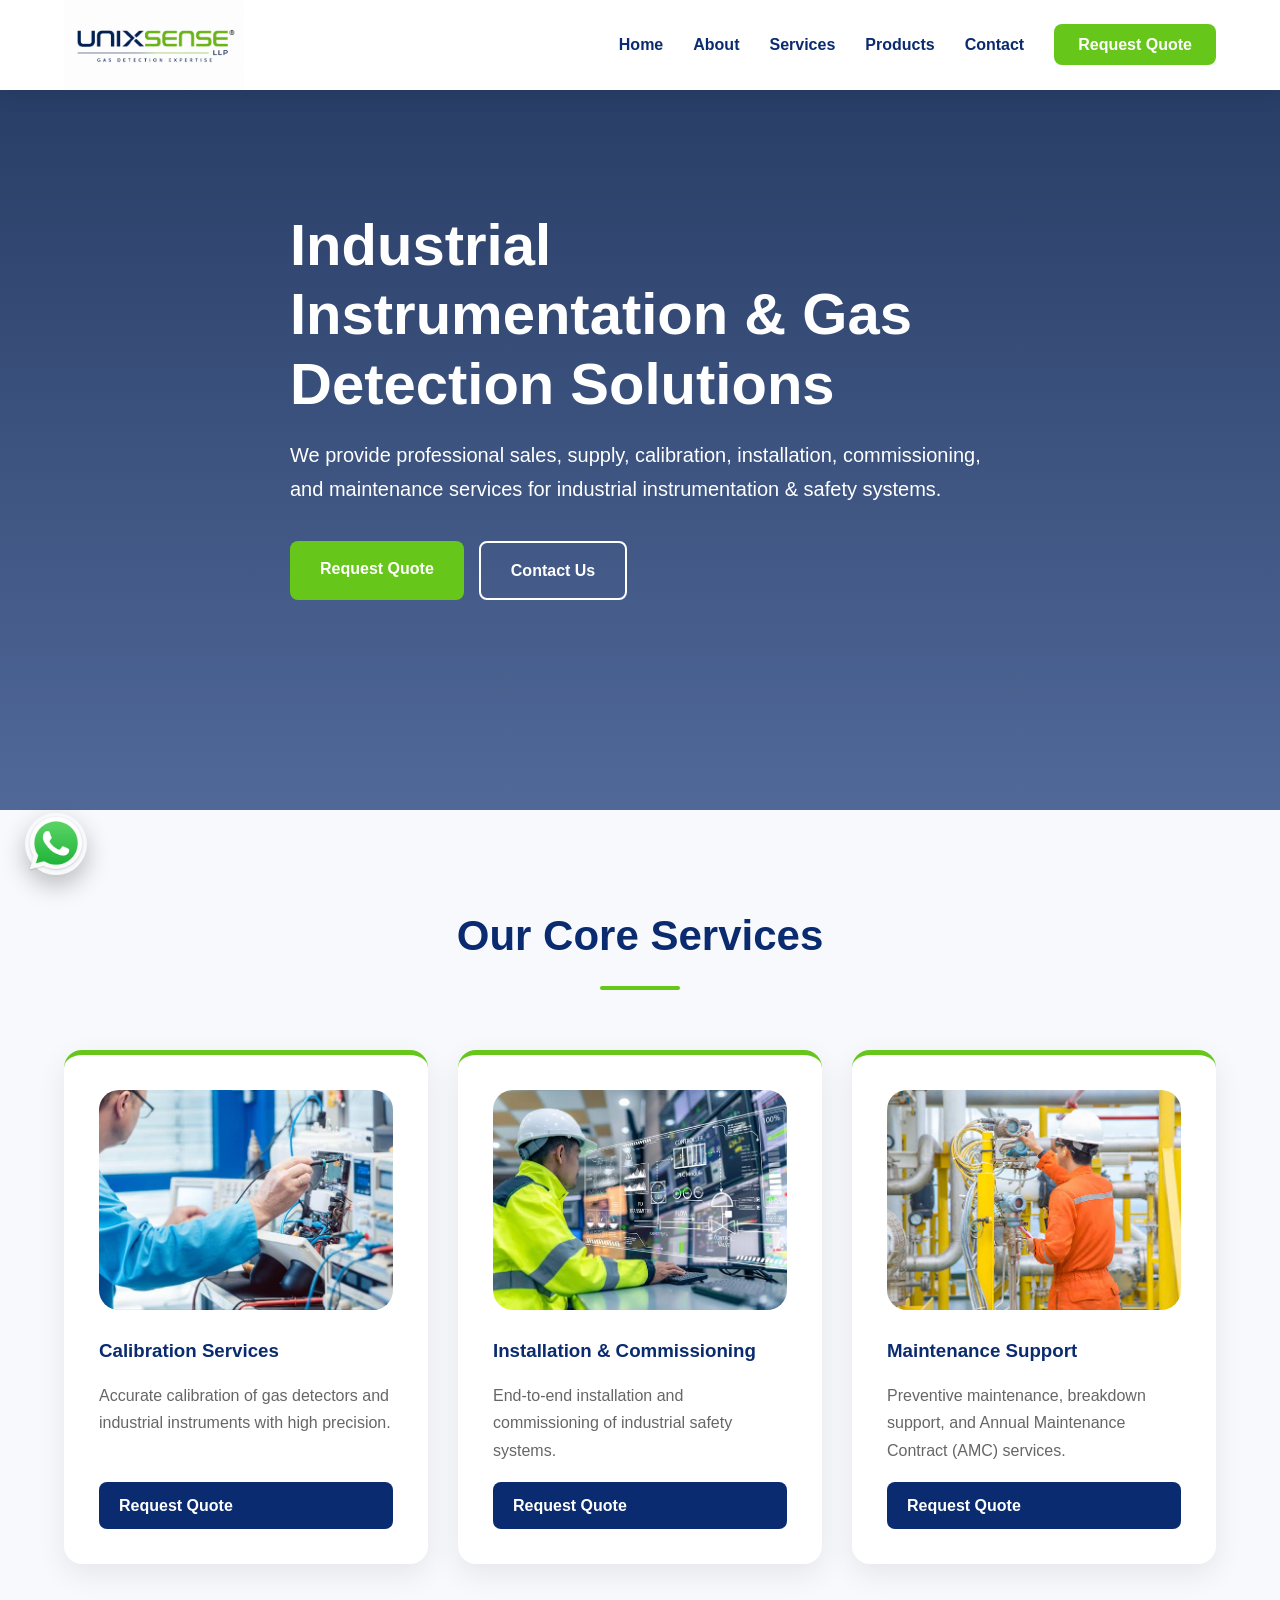
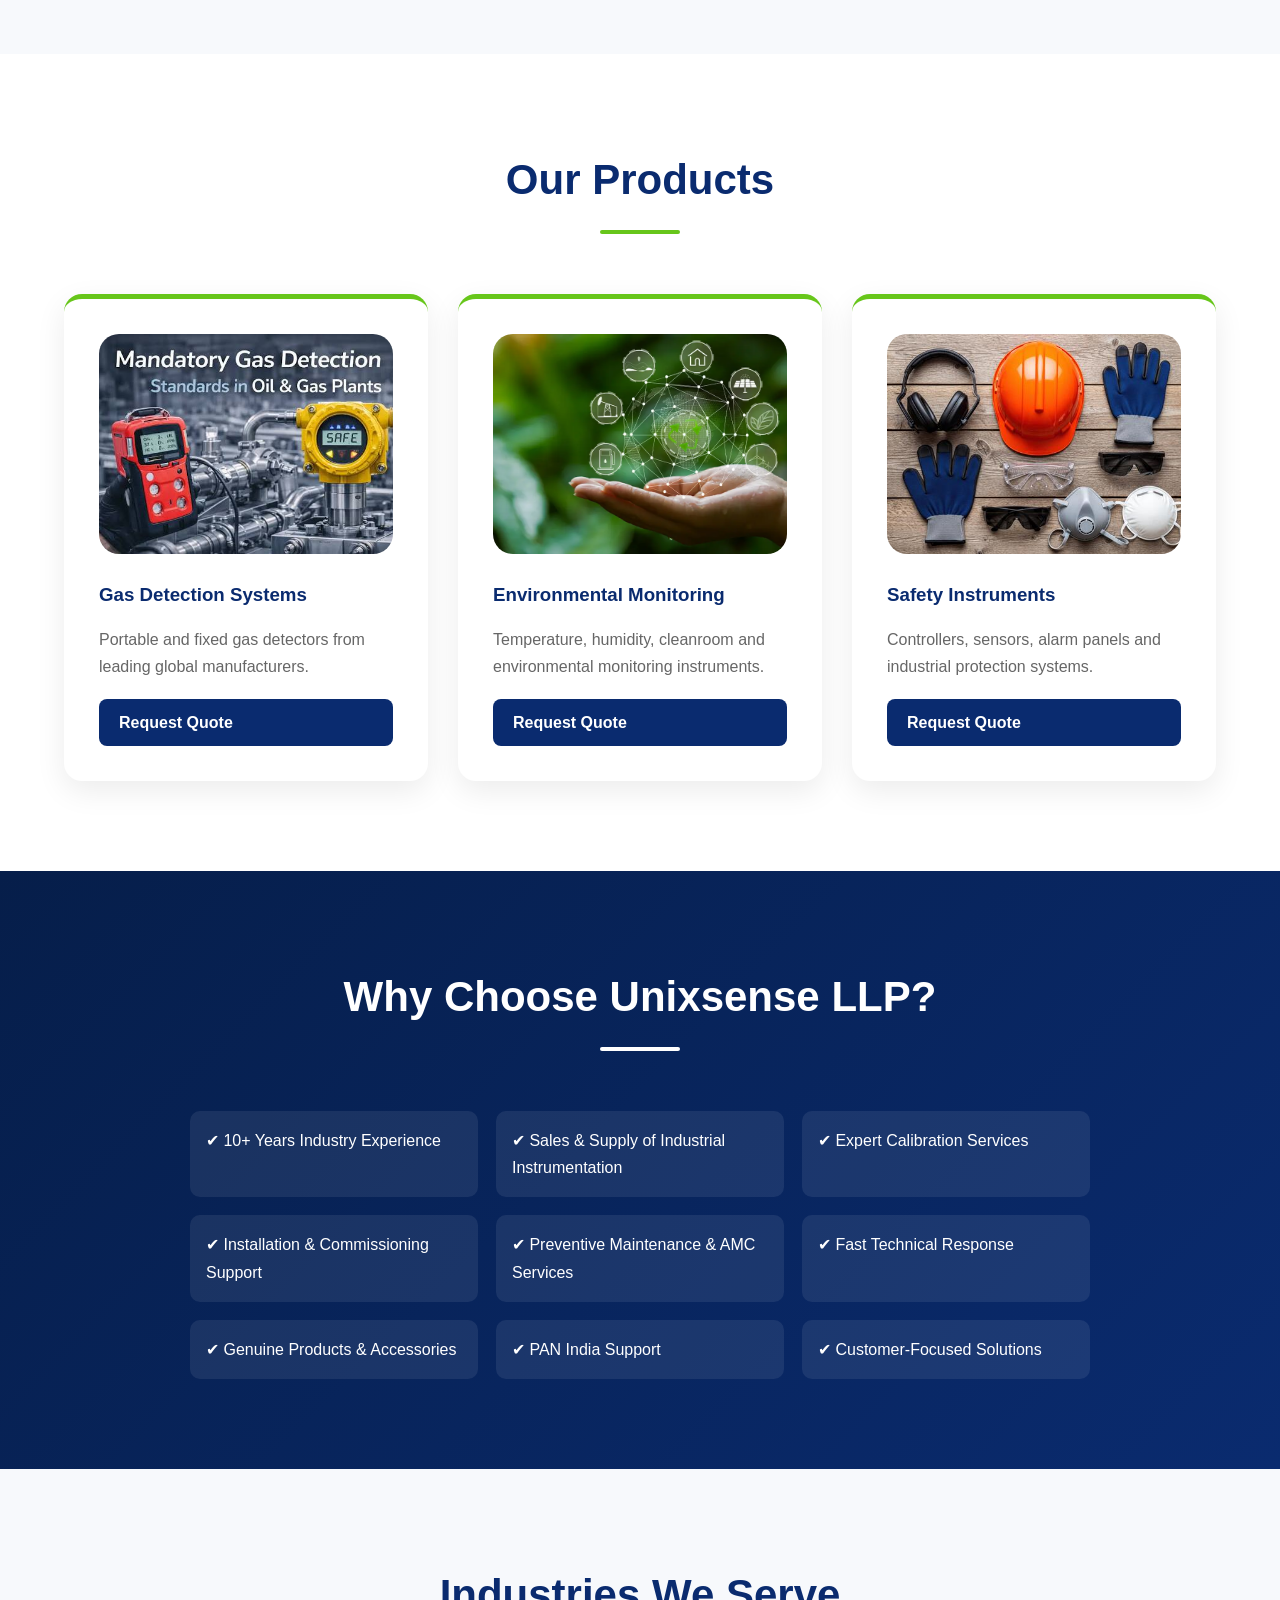
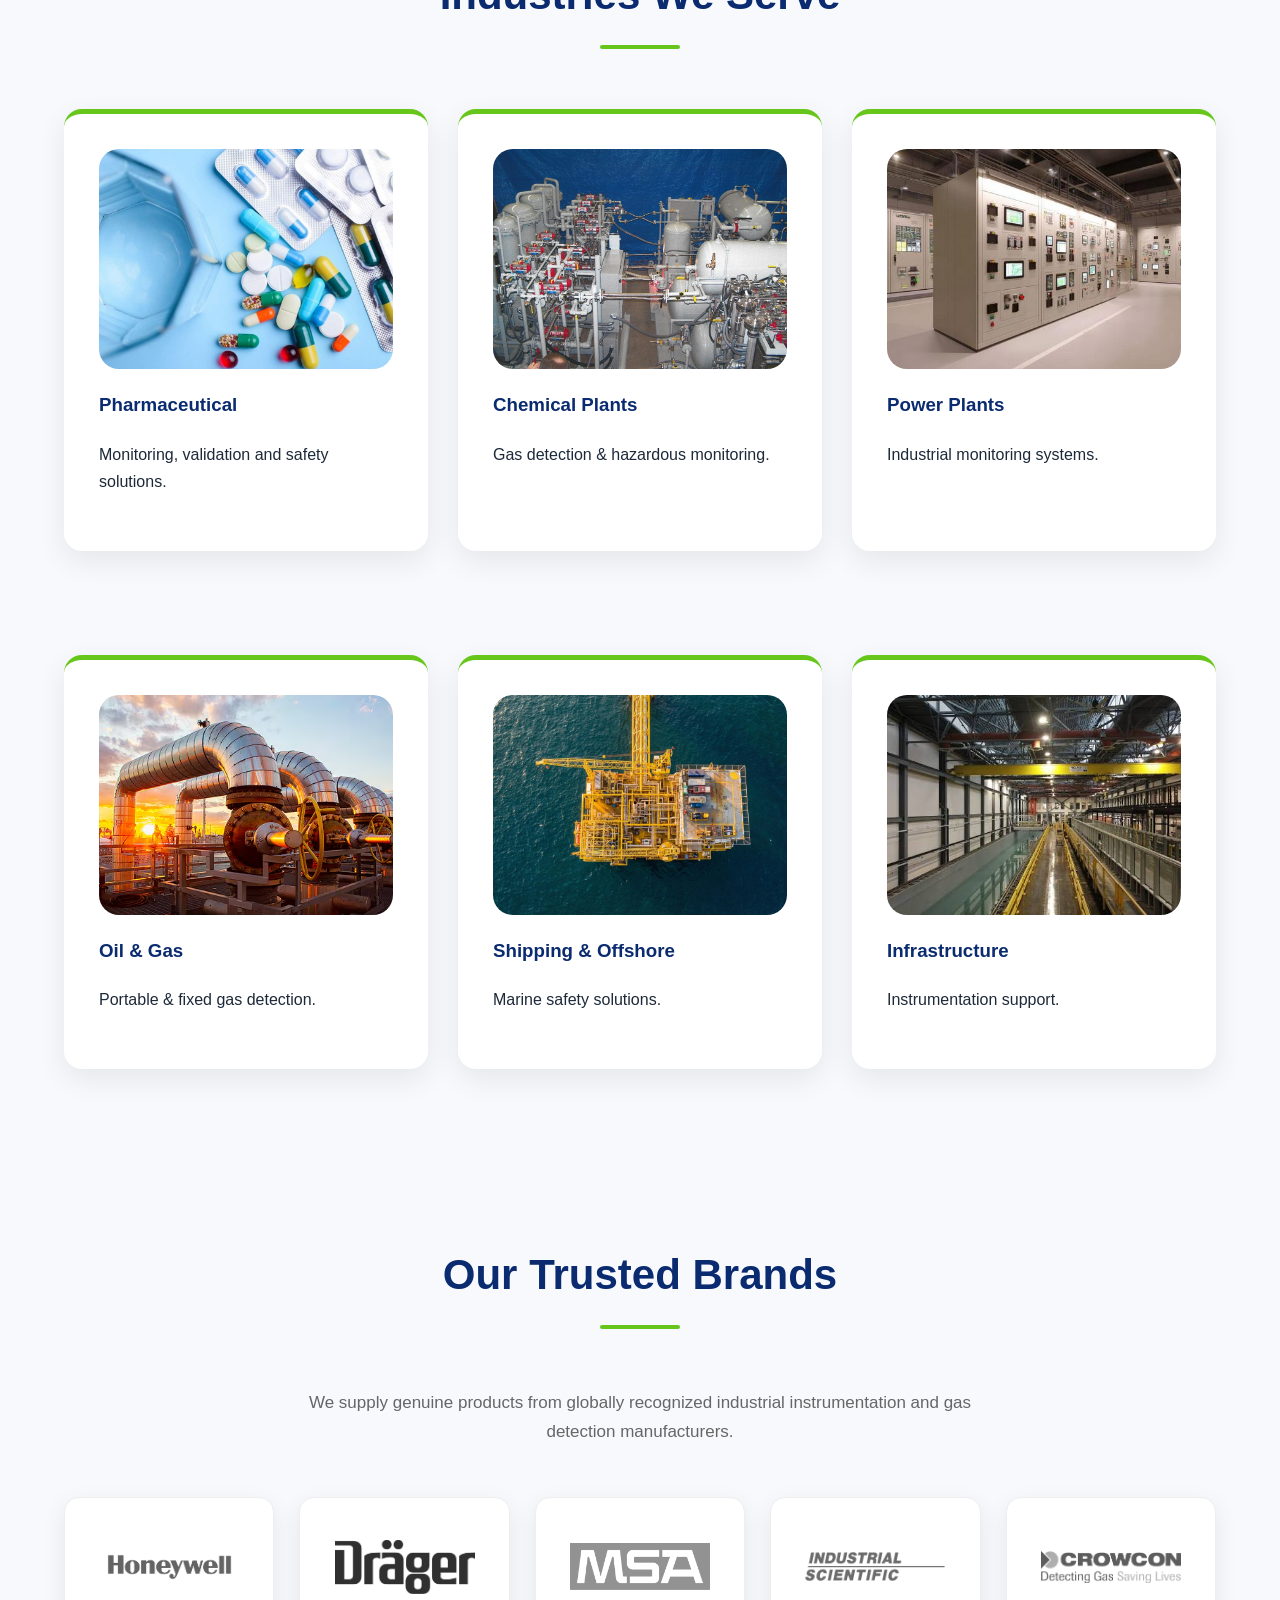
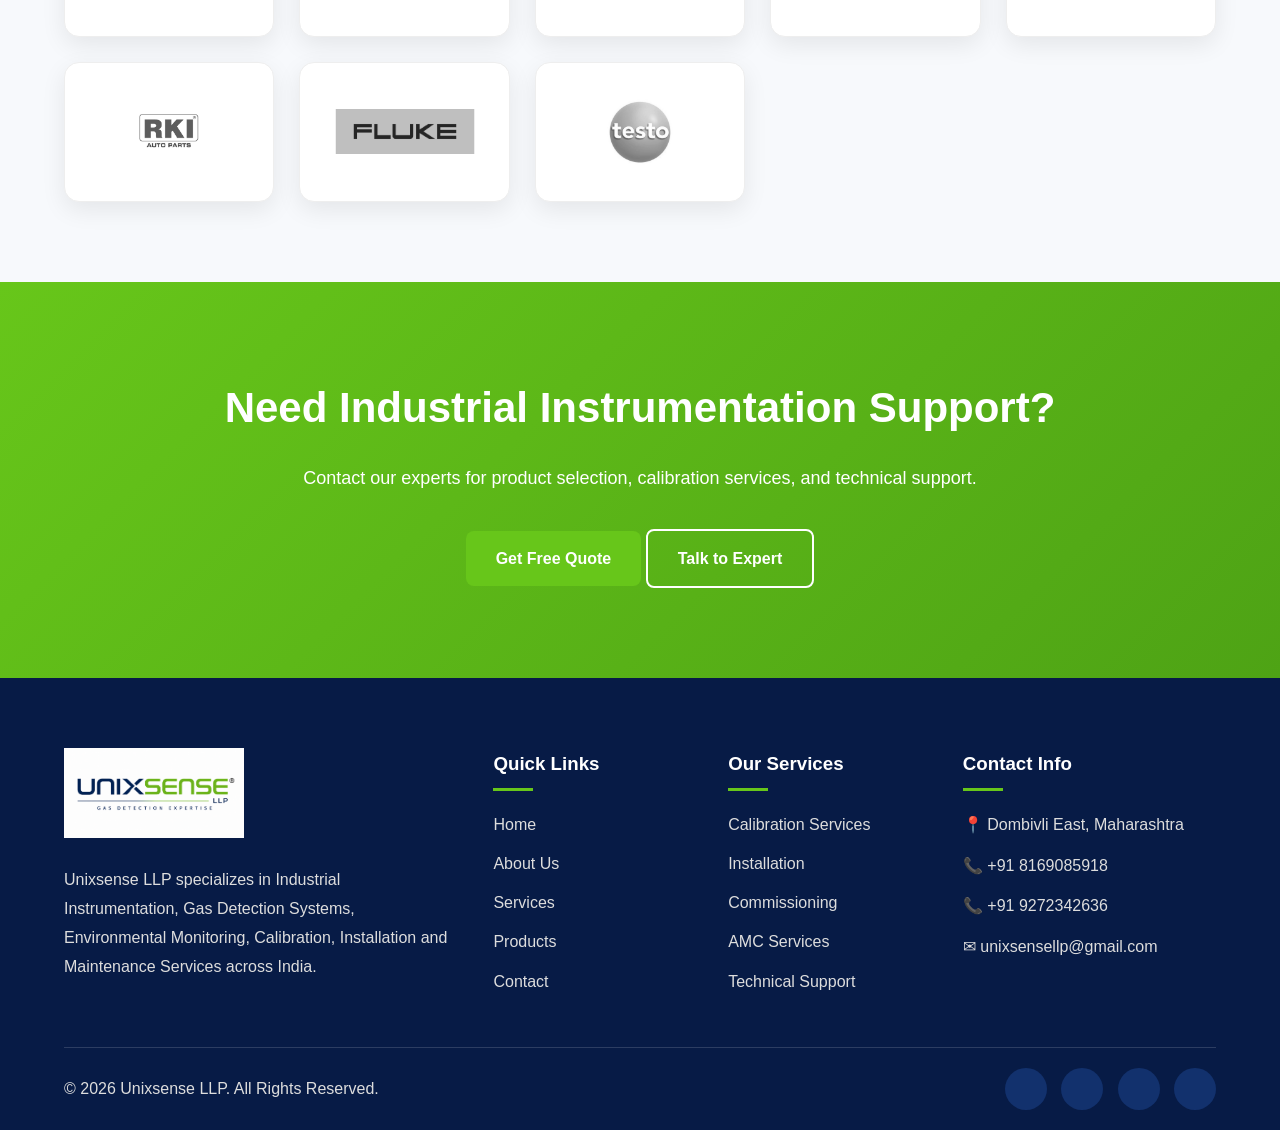
<file: index.html>
<!DOCTYPE html>
<html lang="en">

<head>
    <meta charset="UTF-8">
    <meta name="viewport" content="width=device-width, initial-scale=1.0">
    <meta name="description"
        content="Unixsense LLP - Sales, Supply, Calibration, Installation and Maintenance of Industrial Instrumentation and Gas Detection Systems">
    <title>Unixsense LLP | Industrial Instrumentation & Safety Solutions</title>
    <link rel="stylesheet" href="style.css">
    <link rel="js" href="script.js">

    <style>
        /* ===========================
        CARD IMAGE
=========================== */

        .card {
            overflow: hidden;
            border-radius: 18px;
            background: #fff;
            box-shadow: 0 10px 30px rgba(0, 0, 0, .08);
            transition: .35s;
            display: flex;
            flex-direction: column;
        }

        .card:hover {
            transform: translateY(-8px);
        }

        .card-image {
            width: 100%;
            height: 220px;
            overflow: hidden;

        }

        .card-image img {
            border-radius: 20px;
            width: 100%;
            height: 100%;
            object-fit: cover;
            display: block;
            transition: .4s;
        }

        .card:hover .card-image img {
            transform: scale(1.08);
        }

        .card-content {
            padding-top: 25px;
            display: flex;
            flex-direction: column;
            flex: 1;
        }

        .card-content h3 {
            margin-bottom: 15px;
            color: #0A2B6F;
        }

        .card-content p {
            color: #666;
            line-height: 1.7;
            margin: 0px;
            flex: 1;
        }

        .card-content .btn {
            align-self: left;
        }
    </style>
</head>

<body>

    <header>

        <div class="container nav-container">

            <a href="index.html" class="logo">
                <img src="logo.png" alt="Unixsense LLP">
            </a>

            <div class="menu-toggle" id="menuToggle">

                <span></span>
                <span></span>
                <span></span>

            </div>

            <nav id="navbar">

                <ul>

                    <li><a href="index.html">Home</a></li>

                    <li><a href="about.html">About</a></li>

                    <li><a href="services.html">Services</a></li>

                    <li><a href="products.html">Products</a></li>

                    <li><a href="contact.html">Contact</a></li>

                    <li>
                        <a href="#" onclick="openQuote()" class="quote-btn">
                            Request Quote
                        </a>
                    </li>

                </ul>

            </nav>

        </div>

    </header>


    <!-- Request Quote -->

    <div class="quote-modal" id="quoteModal">

        <div class="quote-box">

            <button class="close-btn" onclick="closeQuote()">

                &times;

            </button>

            <h2>Request a Quote</h2>

            <p>
                Tell us your requirement and our experts will contact you shortly.
            </p>

            <form id="quoteForm" action="https://api.web3forms.com/submit" method="POST">

                <!-- Required -->
                <input type="hidden" name="access_key" value="66b65da9-f16d-4817-9fa8-e456fb74510f">

                <input type="hidden" name="subject" value="New Quote Request | Unixsense LLP">

                <input type="hidden" name="from_name" value="Unixsense Website">

                <input type="hidden" name="form_type" value="Quote Request">

                <input type="hidden" name="page" id="page">

                <!-- Optional -->
                <input type="checkbox" name="botcheck" style="display:none;">

                <div class="form-row">

                    <div class="form-group">

                        <label>Company Name *</label>

                        <input type="text" name="company" placeholder="ABC Industries Pvt Ltd" required>

                    </div>

                    <div class="form-group">

                        <label>Contact Person *</label>

                        <input type="text" name="name" placeholder="John Smith" required>

                    </div>

                </div>

                <div class="form-row">

                    <div class="form-group">

                        <label>Email Address *</label>

                        <input type="email" name="email" placeholder="john@company.com" required>

                    </div>

                    <div class="form-group">

                        <label>Mobile Number *</label>

                        <input type="tel" name="phone" placeholder="+91 XXXXX XXXXX" required>

                    </div>

                </div>

                <div class="form-row">

                    <div class="form-group">

                        <label>Requirement Type *</label>

                        <select id="category" name="category" required>

                            <option value="">Select</option>

                            <option>Products</option>

                            <option>Services</option>

                        </select>

                    </div>

                    <div class="form-group">

                        <label>Product / Service *</label>

                        <select id="requirement" name="requirement" required>

                        </select>

                    </div>

                </div>

                <div class="form-group">

                    <label>Estimated Quantity</label>

                    <select name="quantity">

                        <option>1</option>

                        <option>2 - 5</option>

                        <option>5 - 10</option>

                        <option>10 - 20</option>

                        <option>20+</option>

                        <option>Not Sure</option>

                    </select>

                </div>

                <div class="form-group">

                    <label>Requirement Details</label>

                    <textarea name="message" rows="6" placeholder="Please describe your requirement..."></textarea>

                </div>

                <button type="submit" class="btn primary" id="quoteSubmitBtn">

                    Request Quote

                </button>

            </form>

        </div>

    </div>

    <section class="hero">
        <div class="overlay"></div>
        <div class="container hero-content">
            <h1>Industrial Instrumentation & Gas Detection Solutions</h1>
            <p>We provide professional sales, supply, calibration, installation, commissioning, and maintenance services
                for industrial instrumentation & safety systems.</p>
            <div class="hero-buttons">
                <a onclick="openQuote()" class="btn primary">Request Quote</a>
                <a href="contact.html" class="btn secondary">Contact Us</a>
            </div>
        </div>
    </section>

    <section class="services">
        <div class="container">
            <h2 class="section-title">Our Core Services</h2>
            <div class="grid">
                <div class="card">

                    <div class="card-image">
                        <img src="./image/Calibration Services.jpg" alt="Calibration Services">
                    </div>

                    <div class="card-content">
                        <h3>Calibration Services</h3>

                        <p>
                            Accurate calibration of gas detectors and industrial instruments with high precision.
                        </p>

                        <a href="#" class="btn small"
                            onclick="event.preventDefault(); openQuote('services','Calibration Services');">
                            Request Quote
                        </a>
                    </div>

                </div>
                <div class="card">

                    <div class="card-image">
                        <img src="./image/Installation & Commissioning.jpg" alt="Installation & Commissioning">
                    </div>

                    <div class="card-content">

                        <h3>Installation & Commissioning</h3>

                        <p>
                            End-to-end installation and commissioning of industrial safety systems.
                        </p>

                        <a href="#" class="btn small"
                            onclick="event.preventDefault(); openQuote('services','Installation Services');">
                            Request Quote
                        </a>

                    </div>

                </div>
                <div class="card">

                    <div class="card-image">
                        <img src="./image/Maintenance Support.jpg" alt="Maintenance Support">
                    </div>

                    <div class="card-content">

                        <h3>Maintenance Support</h3>

                        <p>
                            Preventive maintenance, breakdown support, and Annual Maintenance Contract (AMC) services.
                        </p>

                        <a href="#" class="btn small"
                            onclick="event.preventDefault(); openQuote('services','Preventive Maintenance');">
                            Request Quote
                        </a>
                    </div>

                </div>
            </div>
        </div>
    </section>

    <section class="products">
        <div class="container">
            <h2 class="section-title">Our Products</h2>
            <div class="grid">
                <div class="card">

                    <div class="card-image">
                        <img src="./image/Gas Detection Systems.jpg" alt="Gas Detection Systems">
                    </div>

                    <div class="card-content">

                        <h3>Gas Detection Systems</h3>

                        <p>
                            Portable and fixed gas detectors from leading global manufacturers.
                        </p>

                        <!-- <a href="quote.html" class="btn small">Enquire Now</a> -->
                        <a href="#" class="btn small"
                            onclick="event.preventDefault(); openQuote('Products','Gas Detection Systems');">
                            Request Quote
                        </a>

                    </div>

                </div>

                <div class="card">

                    <div class="card-image">
                        <img src="./image/Environmental Monitoring.webp" alt="Environmental Monitoring">
                    </div>

                    <div class="card-content">

                        <h3>Environmental Monitoring</h3>

                        <p>
                            Temperature, humidity, cleanroom and environmental monitoring instruments.
                        </p>

                        <a href="#" class="btn small"
                            onclick="event.preventDefault(); openQuote('Products','Environmental Monitoring');">
                            Request Quote
                        </a>

                    </div>

                </div>

                <div class="card">

                    <div class="card-image">
                        <img src="./image/Safety Instruments.jpeg" alt="Safety Instruments">
                    </div>

                    <div class="card-content">

                        <h3>Safety Instruments</h3>

                        <p>
                            Controllers, sensors, alarm panels and industrial protection systems.
                        </p>

                        <a href="#" class="btn small"
                            onclick="event.preventDefault(); openQuote('Products','Safety Instruements');">
                            Request Quote
                        </a>

                    </div>

                </div>
            </div>
        </div>
    </section>

    <section class="highlight">
        <div class="container">
            <h2 class="section-title white">Why Choose Unixsense LLP?</h2>
            <ul class="why-list">
                <li>✔ 10+ Years Industry Experience</li>
                <li>✔ Sales & Supply of Industrial Instrumentation</li>
                <li>✔ Expert Calibration Services</li>
                <li>✔ Installation & Commissioning Support</li>
                <li>✔ Preventive Maintenance & AMC Services</li>
                <li>✔ Fast Technical Response</li>
                <li>✔ Genuine Products & Accessories</li>
                <li>✔ PAN India Support</li>
                <li>✔ Customer-Focused Solutions</li>
            </ul>
        </div>
    </section>

    <section class="industries">
        <div class="container">
            <h2 class="section-title">Industries We Serve</h2>
            <div class="grid">
                <div class="card">
                    <div class="card-image">
                        <img src="./image/Pharmaceutical.jpg" alt="Safety Instruments">
                    </div>
                    <h3 class="centre">Pharmaceutical</h3>
                    <p class="centre">Monitoring, validation and safety solutions.</p>
                </div>
                <div class="card">
                    <div class="card-image">
                        <img src="./image/Chemical Plants.jpg" alt="Safety Instruments">
                    </div>
                    <h3 class="centre">Chemical Plants</h3>
                    <p class="centre">Gas detection & hazardous monitoring.</p>
                </div>
                <div class="card">
                    <div class="card-image">
                        <img src="./image/Power Plants.jpeg" alt="Safety Instruments">
                    </div>
                    <h3 class="centre">Power Plants</h3>
                    <p class="centre">Industrial monitoring systems.</p>
                </div>
                <div class="card">
                    <div class="card-image">
                        <img src="./image/Oil & Gas.avif" alt="Safety Instruments">
                    </div>
                    <h3 class="centre">Oil & Gas</h3>
                    <p class="centre">Portable & fixed gas detection.</p>
                </div>
                <div class="card">
                    <div class="card-image">
                        <img src="./image/Shipping & Offshore.jpeg" alt="Safety Instruments">
                    </div>
                    <h3 class="centre">Shipping & Offshore</h3>
                    <p class="centre">Marine safety solutions.</p>
                </div>
                <div class="card">
                    <div class="card-image">
                        <img src="./image/Infrastructure.jpg" alt="Safety Instruments">
                    </div>
                    <h3 class="centre">Infrastructure</h3>
                    <p class="centre">Instrumentation support.</p>
                </div>
            </div>
        </div>
    </section>

    <section class="brands-section">

        <div class="container">

            <h2 class="section-title">Our Trusted Brands</h2>

            <p class="section-subtitle">
                We supply genuine products from globally recognized industrial instrumentation
                and gas detection manufacturers.
            </p>

            <div class="brands-grid">

                <div class="brand-card">
                    <img src="./image/honeywell.png" alt="Honeywell">
                </div>

                <div class="brand-card">
                    <img src="./image/drager.png" alt="Dräger">
                </div>

                <div class="brand-card">
                    <img src="./image/msa.png" alt="MSA Safety">
                </div>

                <div class="brand-card">
                    <img src="./image/industrial-scientific.png" alt="Industrial Scientific">
                </div>

                <div class="brand-card">
                    <img src="./image/crowcon.avif" alt="Crowcon">
                </div>

                <div class="brand-card">
                    <img src="./image/rki.png" alt="RKI Instruments">
                </div>

                <div class="brand-card">
                    <img src="./image/fluke.png" alt="Fluke">
                </div>

                <div class="brand-card">
                    <img src="./image/testo.jpg" alt="Testo">
                </div>

            </div>

        </div>

    </section>

    <section class="cta">
        <div class="container">
            <h2>Need Industrial Instrumentation Support?</h2>
            <p>Contact our experts for product selection, calibration services, and technical support.</p>
            <a href="#" onclick="openQuote()" class="btn primary">Get Free Quote</a>
            <a href="contact.html" class="btn secondary">Talk to Expert</a>
        </div>
    </section>

    <!-- <section class="contact">
        <div class="container">
            <div class="contact-box">
                <h2>Contact Information</h2>
                <p><strong>Unixsense LLP</strong></p>
                <p>
                    C-705, Sirvi Residency,<br>
                    Hiraman Complex, Sagaon,<br>
                    Dombivli (E), Maharashtra – 421201
                </p>
                <p>📞 +91 8169085918</p>
                <p>📞 +91 9272342636</p>
                <p>📧 unixsensellp@gmail.com</p>
            </div>
        </div> -->
    </section>

    <footer class="footer">

        <div class="container">

            <div class="footer-grid">

                <!-- Company -->

                <div class="footer-column">

                    <img src="logo.png" class="footer-logo">

                    <p>

                        Unixsense LLP specializes in Industrial Instrumentation,
                        Gas Detection Systems, Environmental Monitoring,
                        Calibration, Installation and Maintenance Services
                        across India.

                    </p>

                </div>

                <!-- Quick Links -->

                <div class="footer-column">

                    <h3>Quick Links</h3>

                    <ul>

                        <li><a href="index.html">Home</a></li>

                        <li><a href="about.html">About Us</a></li>

                        <li><a href="services.html">Services</a></li>

                        <li><a href="products.html">Products</a></li>

                        <li><a href="contact.html">Contact</a></li>

                    </ul>

                </div>

                <!-- Services -->

                <div class="footer-column">

                    <h3>Our Services</h3>

                    <ul>

                        <li>Calibration Services</li>

                        <li>Installation</li>

                        <li>Commissioning</li>

                        <li>AMC Services</li>

                        <li>Technical Support</li>

                    </ul>

                </div>

                <!-- Contact -->

                <div class="footer-column">

                    <h3>Contact Info</h3>

                    <p>

                        📍 Dombivli East, Maharashtra

                    </p>

                    <p>

                        📞 +91 8169085918

                    </p>

                    <p>

                        📞 +91 9272342636

                    </p>

                    <p>

                        ✉ unixsensellp@gmail.com

                    </p>

                </div>

            </div>

            <hr>

            <div class="footer-bottom">

                <p>

                    © 2026 Unixsense LLP. All Rights Reserved.

                </p>

                <div class="social-links">

                    <a href="#"><i class="fab fa-linkedin"></i></a>

                    <a href="#"><i class="fab fa-facebook"></i></a>

                    <a href="#"><i class="fab fa-instagram"></i></a>

                    <a href="https://wa.me/918169085918"><i class="fab fa-whatsapp"></i></a>

                </div>

            </div>

        </div>

    </footer>

    <a href="https://wa.me/918169085918" class="whatsapp" target="_blank"><img width="62px"
            src="./image/WhatsApp_icon.png" alt="whatsapp"></a>

    <script src="script.js"></script>
    <script>
        document.getElementById("page").value = window.location.pathname;

        const quoteForm = document.getElementById("quoteForm");

        quoteForm.addEventListener("submit", function () {

            document.getElementById("quoteSubmitBtn").innerHTML = "Sending...";

        });
    </script>
</body>

</html>
</file>
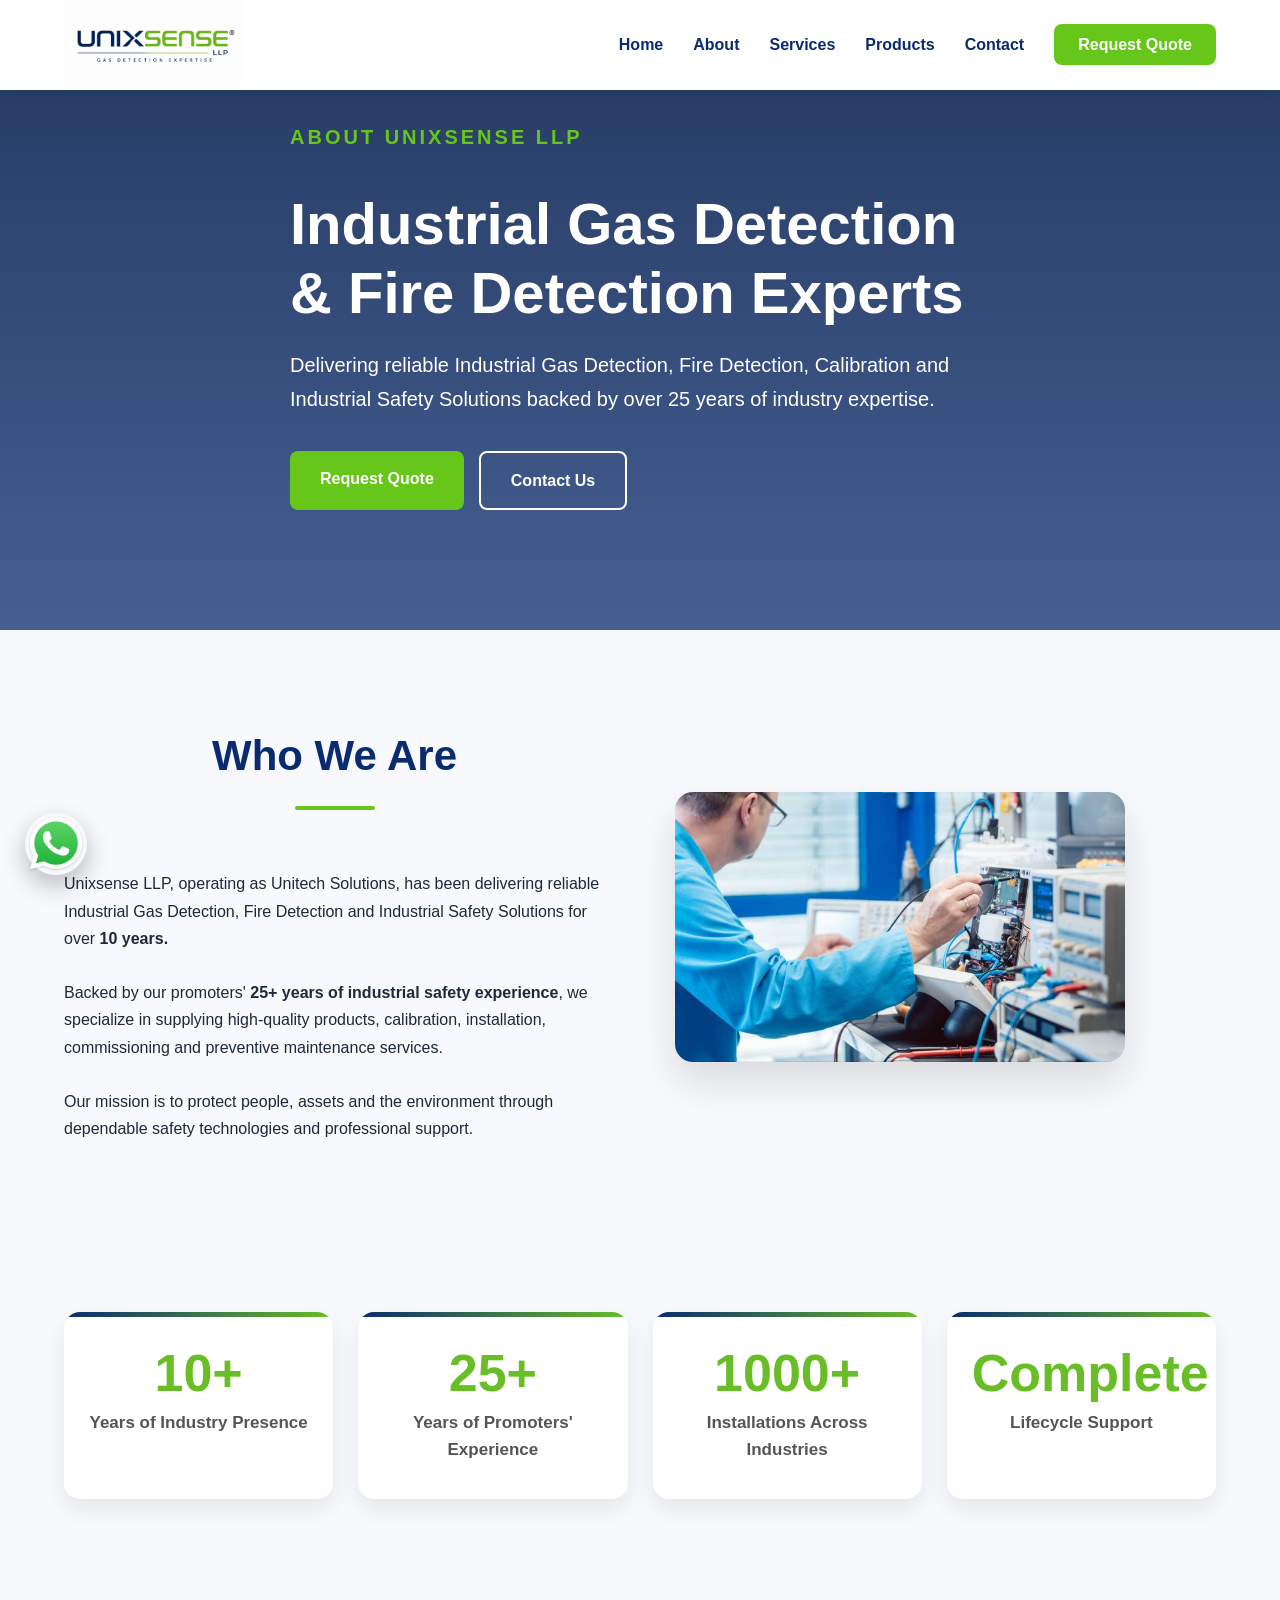
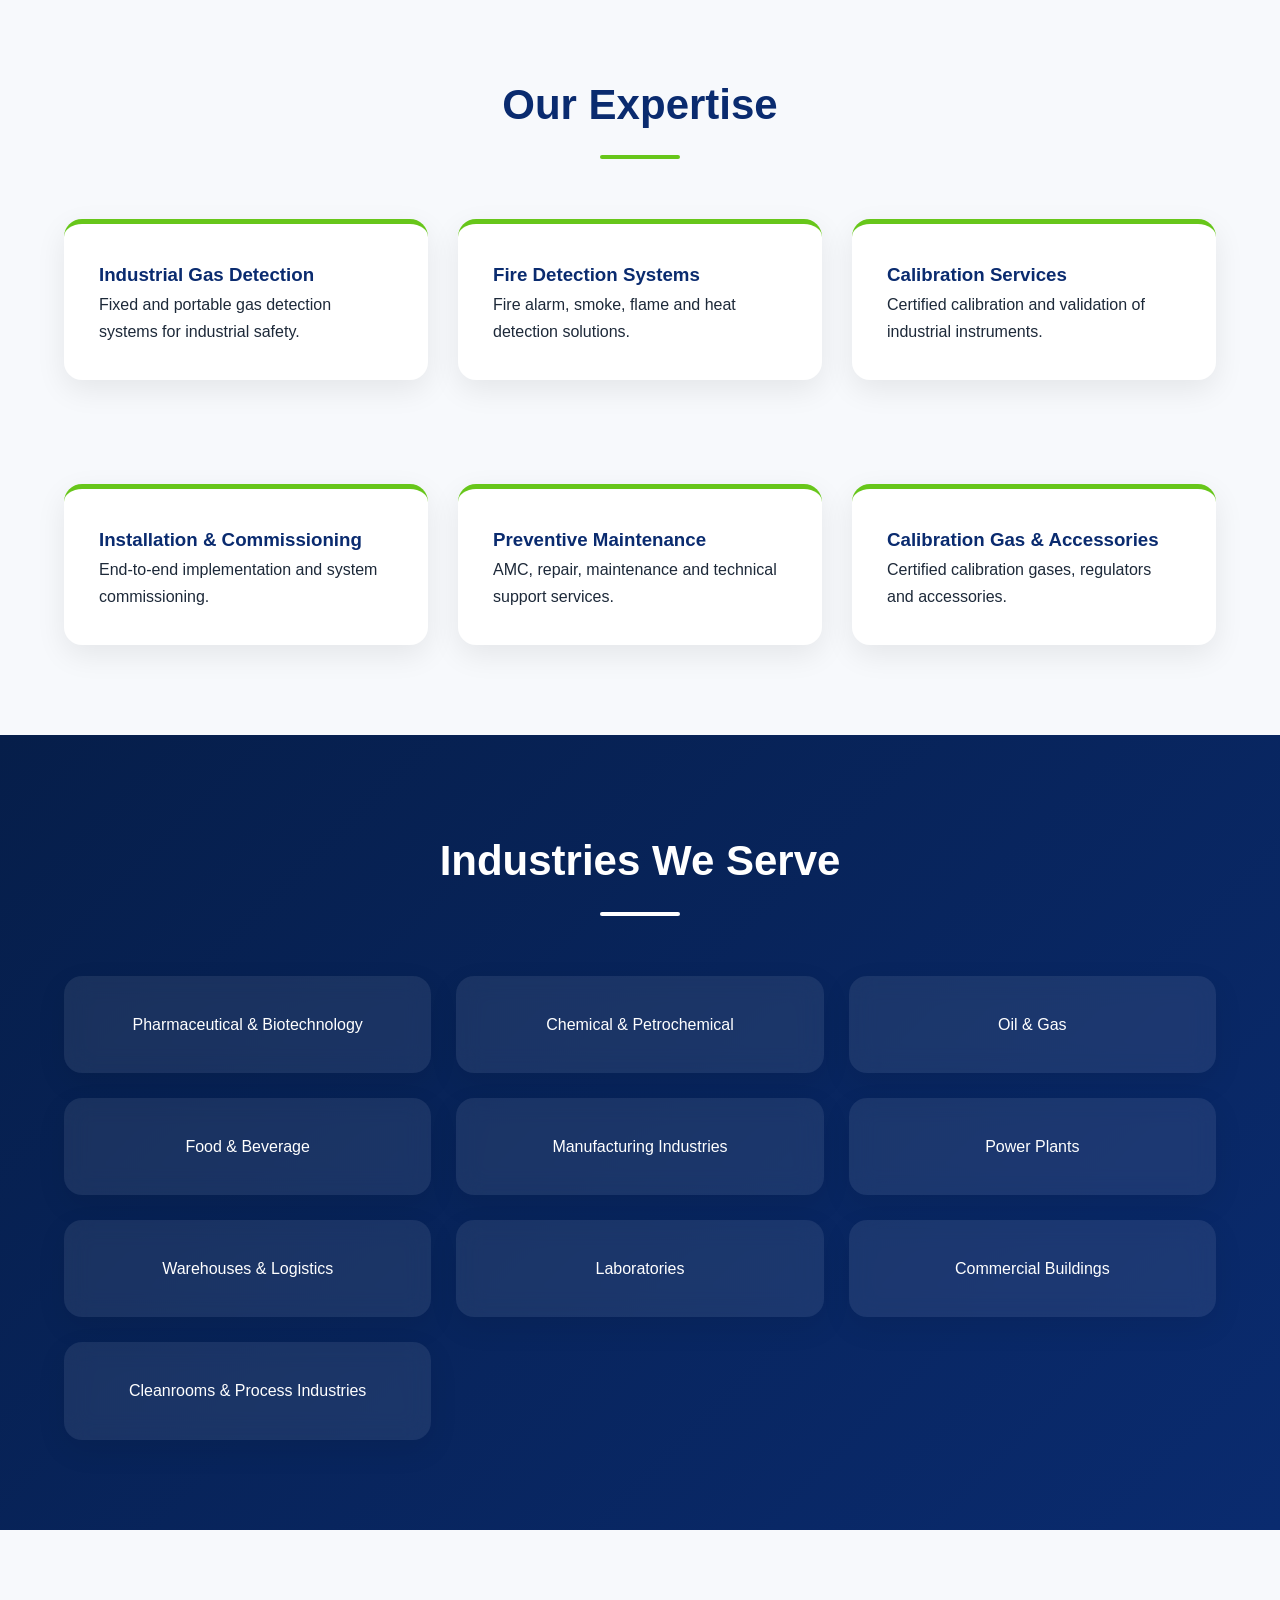
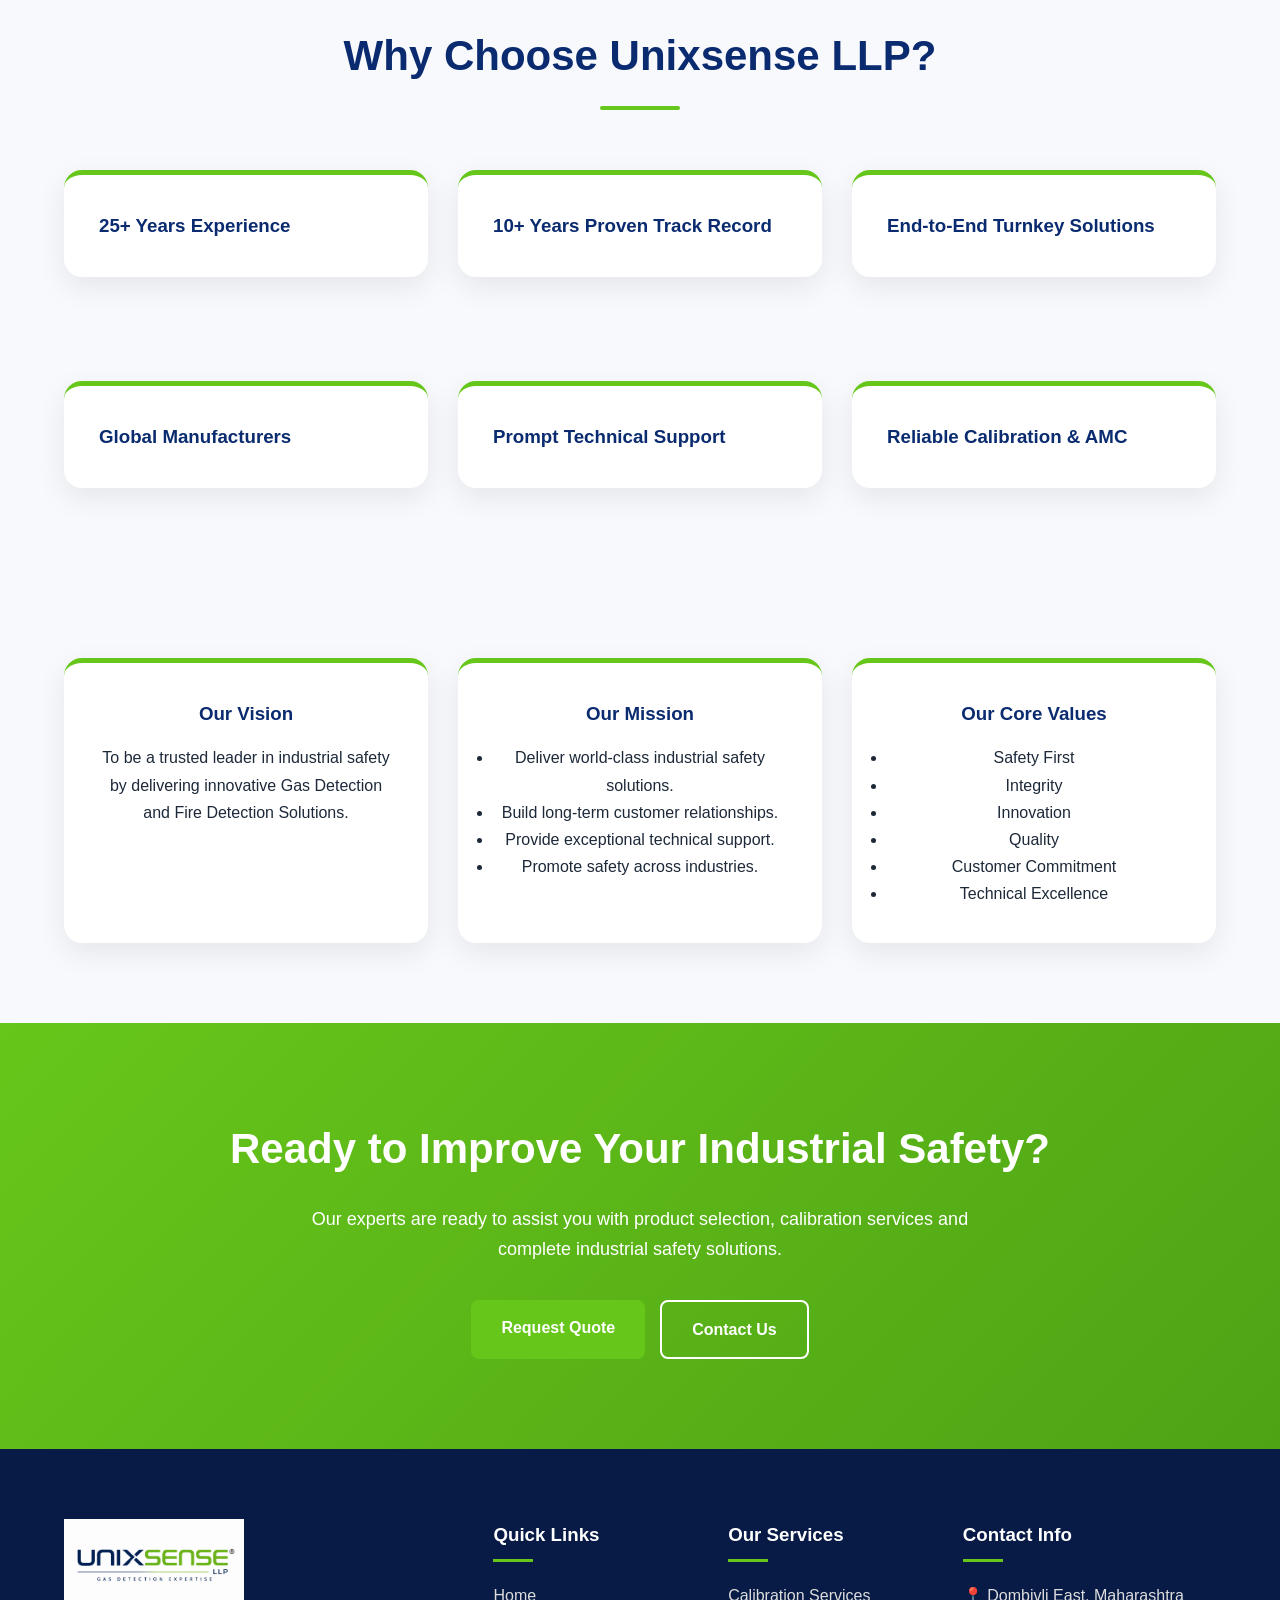
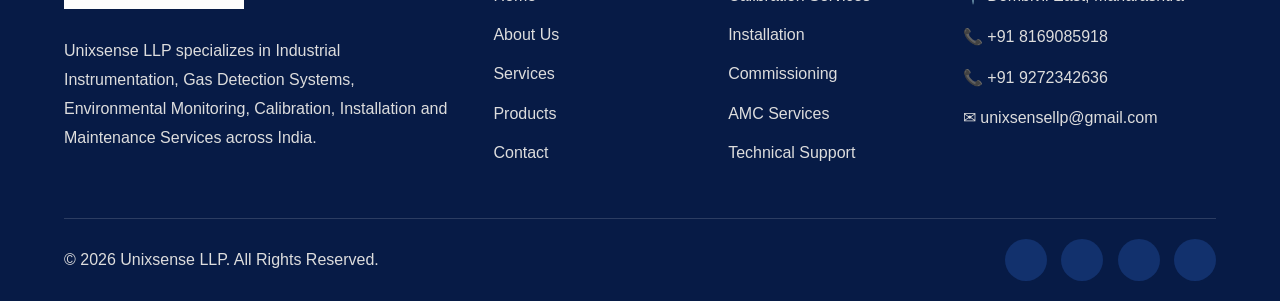
<file: about-us.html>
<!DOCTYPE html>
<html lang="en">

<head>

    <meta charset="UTF-8">

    <meta name="viewport" content="width=device-width, initial-scale=1.0">

    <meta name="description"
        content="Learn more about Unixsense LLP - Experts in Industrial Gas Detection, Fire Detection, Calibration, Industrial Instrumentation and Safety Solutions.">

    <title>About Us | Unixsense LLP</title>
    <link rel="stylesheet" href="style.css">

    <style>
        /*======================================
        COMPANY STATISTICS
======================================*/

        .company-overview {
            background: #f7f9fc;
            padding: 80px 0;
        }

        .stats-grid {
            display: grid;
            grid-template-columns: repeat(4, 1fr);
            gap: 25px;
        }

        .stat-card {
            background: #fff;
            border-radius: 16px;
            padding: 35px 25px;
            text-align: center;
            box-shadow: 0 10px 25px rgba(0, 0, 0, .08);
            transition: .35s ease;
            position: relative;
            overflow: hidden;
        }

        .stat-card::before {
            content: "";
            position: absolute;
            top: 0;
            left: 0;
            width: 100%;
            height: 5px;
            background: linear-gradient(90deg, #0A2B6F, #69BE28);
        }

        .stat-card:hover {
            transform: translateY(-10px);
            box-shadow: 0 18px 40px rgba(10, 43, 111, .15);
        }

        .stat-card h2 {
            font-size: 52px;
            color: #69BE28;
            font-weight: 700;
            margin-bottom: 10px;
            line-height: 1;
        }

        .stat-card p {
            color: #555;
            font-size: 17px;
            font-weight: 600;
            line-height: 1.6;
        }

        /*=============================
        RESPONSIVE
=============================*/

        @media(max-width:992px) {

            .stats-grid {

                grid-template-columns: repeat(2, 1fr);

            }

        }

        @media(max-width:576px) {

            .company-overview {

                padding: 60px 20px;

            }

            .stats-grid {

                grid-template-columns: 1fr;

                gap: 20px;

            }

            .stat-card {

                padding: 30px 20px;

            }

            .stat-card h2 {

                font-size: 42px;

            }

            .stat-card p {

                font-size: 16px;

            }

        }



        /* ===========================
        CARD IMAGE
=========================== */



        .card {
            overflow: hidden;
            border-radius: 18px;
            background: #fff;
            box-shadow: 0 10px 30px rgba(0, 0, 0, .08);
            transition: .35s;
            display: flex;
            flex-direction: column;
        }

        .card:hover {
            transform: translateY(-8px);
        }

        .card-image {
            width: 100%;
            height: 220px;
            overflow: hidden;

        }

        .card-image img {
            border-radius: 20px;
            width: 100%;
            height: 100%;
            object-fit: cover;
            display: block;
            transition: .4s;
        }

        .card:hover .card-image img {
            transform: scale(1.08);
        }

        .card-content {
            /* padding: 25px; */
            display: flex;
            flex-direction: column;
            flex: 1;
        }

        .card-content h3 {
            margin-bottom: 15px;
            color: #0A2B6F;
        }

        .card-content p {
            color: #666;
            line-height: 1.7;
            margin: 0px;
            flex: 1;
        }

        .card-content .btn {
            align-self: left;
        }
    </style>

</head>

<body>

    <!-- ================= HEADER ================= -->

    <header>

        <div class="container nav-container">

            <a href="index.html" class="logo">
                <img src="logo.png" alt="Unixsense LLP">
            </a>

            <div class="menu-toggle" id="menuToggle">

                <span></span>
                <span></span>
                <span></span>

            </div>

            <nav id="navbar">

                <ul>

                    <li><a href="index.html">Home</a></li>

                    <li><a href="about.html">About</a></li>

                    <li><a href="services.html">Services</a></li>

                    <li><a href="products.html">Products</a></li>

                    <li><a href="contact.html">Contact</a></li>

                    <li>
                        <a href="#" onclick="openQuote()" class="quote-btn">
                            Request Quote
                        </a>
                    </li>

                </ul>

            </nav>

        </div>

    </header>


    <!-- Request Quote -->

    <div class="quote-modal" id="quoteModal">

        <div class="quote-box">

            <button class="close-btn" onclick="closeQuote()">

                &times;

            </button>

            <h2>Request a Quote</h2>

            <p>
                Tell us your requirement and our experts will contact you shortly.
            </p>

            <form id="quoteForm" action="https://api.web3forms.com/submit" method="POST">

                <!-- Required -->
                <input type="hidden" name="access_key" value="66b65da9-f16d-4817-9fa8-e456fb74510f">

                <input type="hidden" name="subject" value="New Quote Request | Unixsense LLP">

                <input type="hidden" name="from_name" value="Unixsense Website">

                <input type="hidden" name="form_type" value="Quote Request">

                <input type="hidden" name="page" id="page">

                <!-- Optional -->
                <input type="checkbox" name="botcheck" style="display:none;">

                <div class="form-row">

                    <div class="form-group">

                        <label>Company Name *</label>

                        <input type="text" name="company" placeholder="ABC Industries Pvt Ltd" required>

                    </div>

                    <div class="form-group">

                        <label>Contact Person *</label>

                        <input type="text" name="name" placeholder="John Smith" required>

                    </div>

                </div>

                <div class="form-row">

                    <div class="form-group">

                        <label>Email Address *</label>

                        <input type="email" name="email" placeholder="john@company.com" required>

                    </div>

                    <div class="form-group">

                        <label>Mobile Number *</label>

                        <input type="tel" name="phone" placeholder="+91 XXXXX XXXXX" required>

                    </div>

                </div>

                <div class="form-row">

                    <div class="form-group">

                        <label>Requirement Type *</label>

                        <select id="category" name="category" required>

                            <option value="">Select</option>

                            <option>Products</option>

                            <option>Services</option>

                        </select>

                    </div>

                    <div class="form-group">

                        <label>Product / Service *</label>

                        <select id="requirement" name="requirement" required>

                        </select>

                    </div>

                </div>

                <div class="form-group">

                    <label>Estimated Quantity</label>

                    <select name="quantity">

                        <option>1</option>

                        <option>2 - 5</option>

                        <option>5 - 10</option>

                        <option>10 - 20</option>

                        <option>20+</option>

                        <option>Not Sure</option>

                    </select>

                </div>

                <div class="form-group">

                    <label>Requirement Details</label>

                    <textarea name="message" rows="6" placeholder="Please describe your requirement..."></textarea>

                </div>

                <button type="submit" class="btn primary" id="quoteSubmitBtn">

                    Request Quote

                </button>

            </form>

        </div>

    </div>

    <!-- ================= HERO ================= -->

    <section class="hero about-hero">

        <div class="overlay"></div>

        <div class="container hero-content">

            <p class="hero-tag">
                ABOUT UNIXSENSE LLP
            </p>

            <h1>
                Industrial Gas Detection & Fire Detection Experts
            </h1>

            <p>

                Delivering reliable Industrial Gas Detection, Fire Detection,
                Calibration and Industrial Safety Solutions backed by over
                25 years of industry expertise.

            </p>

            <div class="hero-buttons">

                <a href="#" onclick="openQuote()" class="btn primary">

                    Request Quote

                </a>

                <a href="contact.html" class="btn secondary">

                    Contact Us

                </a>

            </div>

        </div>

    </section>

    <!-- ================= WHO WE ARE ================= -->

    <section>

        <div class="container about-grid">

            <div>

                <h2 class="section-title left">

                    Who We Are

                </h2>

                <p>

                    Unixsense LLP, operating as Unitech Solutions, has been delivering
                    reliable Industrial Gas Detection, Fire Detection and Industrial
                    Safety Solutions for over <strong>10 years.</strong>

                </p>

                <br>

                <p>

                    Backed by our promoters' <strong>25+ years of industrial safety experience</strong>,
                    we specialize in supplying high-quality products, calibration,
                    installation, commissioning and preventive maintenance services.

                </p>

                <br>

                <p>

                    Our mission is to protect people, assets and the environment
                    through dependable safety technologies and professional support.

                </p>

            </div>

            <div class="cards">

                <img src="./image/Calibration Services.jpg" width="450px" alt="Unixsense LLP" class="about-image">

            </div>

        </div>

    </section>

    <!-- ================= STATS ================= -->

    <section class="company-overview">

        <div class="container">

            <div class="stats-grid">

                <div class="stat-card">

                    <h2>10+</h2>

                    <p>Years of Industry Presence</p>

                </div>

                <div class="stat-card">

                    <h2>25+</h2>

                    <p>Years of Promoters' Experience</p>

                </div>

                <div class="stat-card">

                    <h2>1000+</h2>

                    <p>Installations Across Industries</p>

                </div>

                <div class="stat-card">

                    <h2>Complete</h2>

                    <p>Lifecycle Support</p>

                </div>

            </div>

        </div>

    </section>

    <!-- ================= SERVICES ================= -->

    <section>

        <div class="container">

            <h2 class="section-title">

                Our Expertise

            </h2>

            <div class="grid">

                <div class="card">

                    <h3>Industrial Gas Detection</h3>

                    <p>

                        Fixed and portable gas detection systems for industrial safety.

                    </p>

                </div>

                <div class="card">

                    <h3>Fire Detection Systems</h3>

                    <p>

                        Fire alarm, smoke, flame and heat detection solutions.

                    </p>

                </div>

                <div class="card">

                    <h3>Calibration Services</h3>

                    <p>

                        Certified calibration and validation of industrial instruments.

                    </p>

                </div>

                <div class="card">

                    <h3>Installation & Commissioning</h3>

                    <p>

                        End-to-end implementation and system commissioning.

                    </p>

                </div>

                <div class="card">

                    <h3>Preventive Maintenance</h3>

                    <p>

                        AMC, repair, maintenance and technical support services.

                    </p>

                </div>

                <div class="card">

                    <h3>Calibration Gas & Accessories</h3>

                    <p>

                        Certified calibration gases, regulators and accessories.

                    </p>

                </div>

            </div>

        </div>

    </section>

    <!-- ================= INDUSTRIES ================= -->

    <section class="highlight">

        <div class="container">

            <h2 class="section-title white">

                Industries We Serve

            </h2>

            <div class="grid">

                <div class="card">Pharmaceutical & Biotechnology</div>

                <div class="card">Chemical & Petrochemical</div>

                <div class="card">Oil & Gas</div>

                <div class="card">Food & Beverage</div>

                <div class="card">Manufacturing Industries</div>

                <div class="card">Power Plants</div>

                <div class="card">Warehouses & Logistics</div>

                <div class="card">Laboratories</div>

                <div class="card">Commercial Buildings</div>

                <div class="card">Cleanrooms & Process Industries</div>

            </div>

        </div>

    </section>

    <!-- ================= WHY CHOOSE ================= -->

    <section>

        <div class="container">

            <h2 class="section-title">

                Why Choose Unixsense LLP?

            </h2>

            <div class="grid">

                <div class="card">

                    <h3>25+ Years Experience</h3>

                </div>

                <div class="card">

                    <h3>10+ Years Proven Track Record</h3>

                </div>

                <div class="card">

                    <h3>End-to-End Turnkey Solutions</h3>

                </div>

                <div class="card">

                    <h3>Global Manufacturers</h3>

                </div>

                <div class="card">

                    <h3>Prompt Technical Support</h3>

                </div>

                <div class="card">

                    <h3>Reliable Calibration & AMC</h3>

                </div>

            </div>

        </div>

    </section>

    <!-- ================= MISSION VISION ================= -->

    <section class="company-overview">

        <div class="container">

            <div class="grid">

                <div class="card">

                    <h3>Our Vision</h3>

                    <p>

                        To be a trusted leader in industrial safety by delivering
                        innovative Gas Detection and Fire Detection Solutions.

                    </p>

                </div>

                <div class="card">

                    <h3>Our Mission</h3>

                    <ul>

                        <li>Deliver world-class industrial safety solutions.</li>

                        <li>Build long-term customer relationships.</li>

                        <li>Provide exceptional technical support.</li>

                        <li>Promote safety across industries.</li>

                    </ul>

                </div>

                <div class="card">

                    <h3>Our Core Values</h3>

                    <ul>

                        <li>Safety First</li>

                        <li>Integrity</li>

                        <li>Innovation</li>

                        <li>Quality</li>

                        <li>Customer Commitment</li>

                        <li>Technical Excellence</li>

                    </ul>

                </div>

            </div>

        </div>

    </section>

    <!-- ================= CTA ================= -->

    <section class="cta">

        <div class="container">

            <h2>

                Ready to Improve Your Industrial Safety?

            </h2>

            <p>

                Our experts are ready to assist you with product selection,
                calibration services and complete industrial safety solutions.

            </p>

            <div class="hero-buttons">

                <a href="#" onclick="openQuote()" class="btn primary">

                    Request Quote

                </a>

                <a href="contact.html" class="btn secondary">

                    Contact Us

                </a>

            </div>

        </div>

    </section>

    <!-- ================= FOOTER ================= -->

    <footer class="footer">

        <div class="container">

            <div class="footer-grid">

                <!-- Company -->

                <div class="footer-column">

                    <img src="logo.png" class="footer-logo">

                    <p>

                        Unixsense LLP specializes in Industrial Instrumentation,
                        Gas Detection Systems, Environmental Monitoring,
                        Calibration, Installation and Maintenance Services
                        across India.

                    </p>

                </div>

                <!-- Quick Links -->

                <div class="footer-column">

                    <h3>Quick Links</h3>

                    <ul>

                        <li><a href="index.html">Home</a></li>

                        <li><a href="about.html">About Us</a></li>

                        <li><a href="services.html">Services</a></li>

                        <li><a href="products.html">Products</a></li>

                        <li><a href="contact.html">Contact</a></li>

                    </ul>

                </div>

                <!-- Services -->

                <div class="footer-column">

                    <h3>Our Services</h3>

                    <ul>

                        <li>Calibration Services</li>

                        <li>Installation</li>

                        <li>Commissioning</li>

                        <li>AMC Services</li>

                        <li>Technical Support</li>

                    </ul>

                </div>

                <!-- Contact -->

                <div class="footer-column">

                    <h3>Contact Info</h3>

                    <p>

                        📍 Dombivli East, Maharashtra

                    </p>

                    <p>

                        📞 +91 8169085918

                    </p>

                    <p>

                        📞 +91 9272342636

                    </p>

                    <p>

                        ✉ unixsensellp@gmail.com

                    </p>

                </div>

            </div>

            <hr>

            <div class="footer-bottom">

                <p>

                    © 2026 Unixsense LLP. All Rights Reserved.

                </p>

                <div class="social-links">

                    <a href="#"><i class="fab fa-linkedin"></i></a>

                    <a href="#"><i class="fab fa-facebook"></i></a>

                    <a href="#"><i class="fab fa-instagram"></i></a>

                    <a href="https://wa.me/918169085918"><i class="fab fa-whatsapp"></i></a>

                </div>

            </div>

        </div>

    </footer>

    <a href="https://wa.me/918169085918" class="whatsapp" target="_blank"><img width="62px"
            src="./image/WhatsApp_icon.png" alt="whatsapp"></a>

    <script src="script.js"></script>
    <script>
        document.getElementById("page").value = window.location.pathname;

        const quoteForm = document.getElementById("quoteForm");

        quoteForm.addEventListener("submit", function () {

            document.getElementById("quoteSubmitBtn").innerHTML = "Sending...";

        });
    </script>

</body>

</html>
</file>
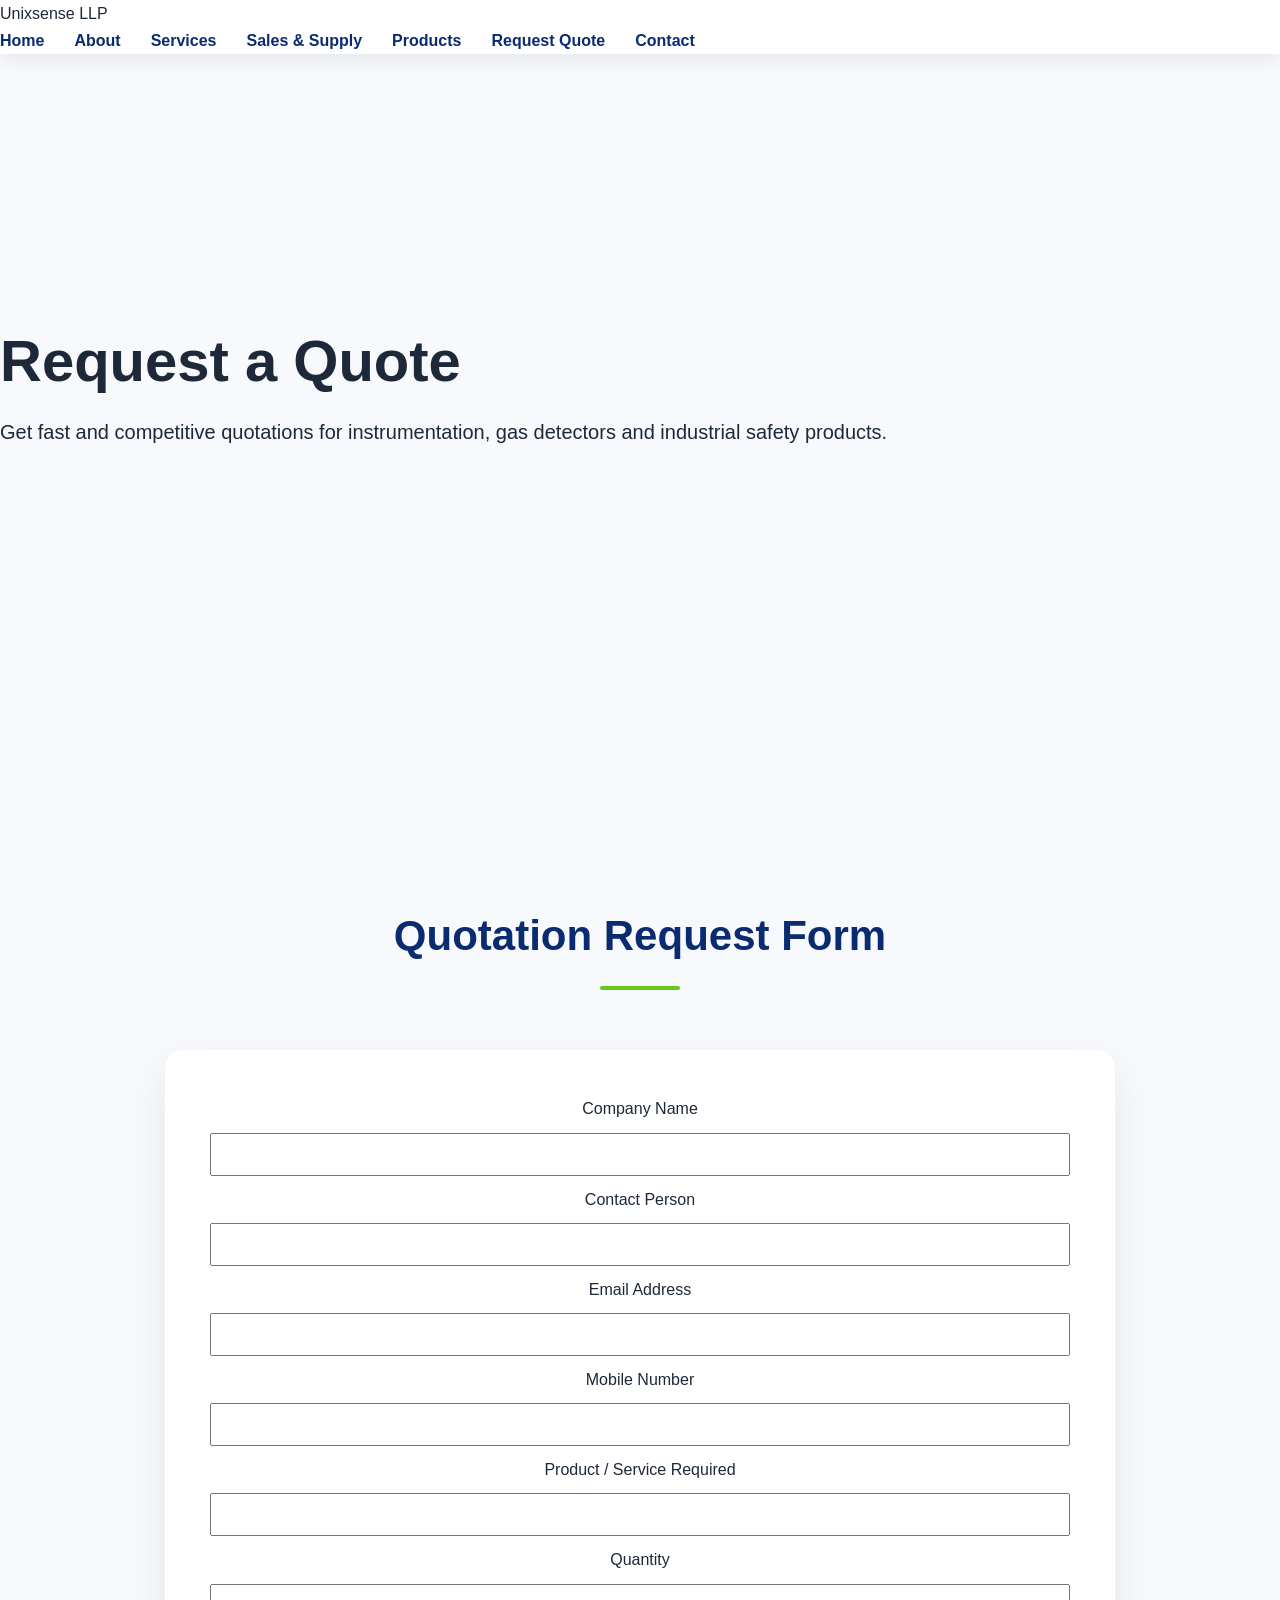
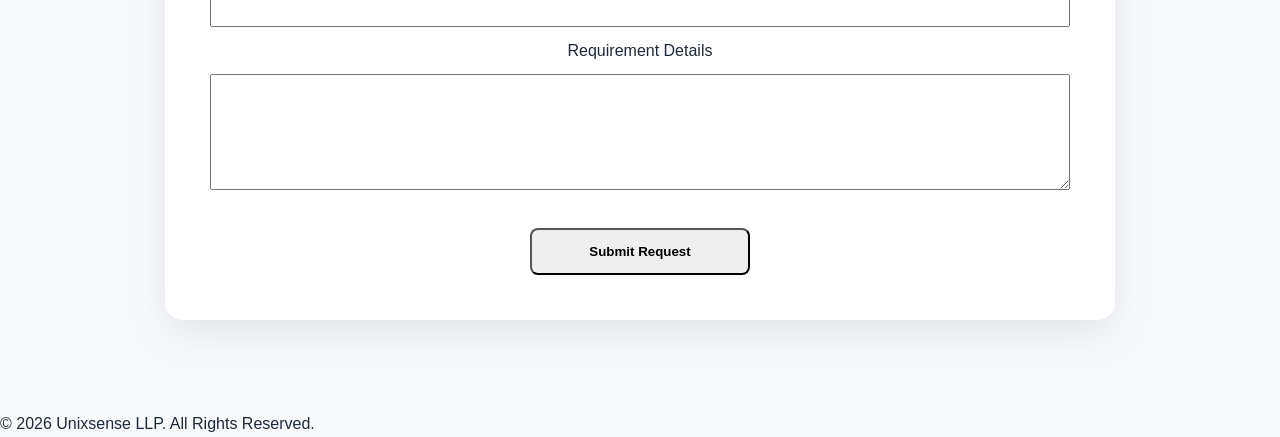
<file: quote.html>
<!DOCTYPE html>
<html lang="en">
<head>
<meta charset="UTF-8">
<meta name="viewport" content="width=device-width, initial-scale=1.0">
<title>Request Quote | Unixsense LLP</title>
<link rel="stylesheet" href="style.css">
</head>

<body>

<header>
<div class="logo">Unixsense LLP</div>

<nav>
<ul>
<li><a href="index.html">Home</a></li>
<li><a href="about.html">About</a></li>
<li><a href="services.html">Services</a></li>
<li><a href="sales-supply.html">Sales & Supply</a></li>
<li><a href="products.html">Products</a></li>
<li><a href="quote.html">Request Quote</a></li>
<li><a href="contact.html">Contact</a></li>
</ul>
</nav>
</header>

<section class="hero">
<div>
<h1>Request a Quote</h1>
<p>Get fast and competitive quotations for instrumentation, gas detectors and industrial safety products.</p>
</div>
</section>

<section>

<h2 class="section-title">Quotation Request Form</h2>

<div class="contact-box">

<form>

<label>Company Name</label>
<input type="text" required style="width:100%;padding:12px;margin:10px 0;">

<label>Contact Person</label>
<input type="text" required style="width:100%;padding:12px;margin:10px 0;">

<label>Email Address</label>
<input type="email" required style="width:100%;padding:12px;margin:10px 0;">

<label>Mobile Number</label>
<input type="tel" required style="width:100%;padding:12px;margin:10px 0;">

<label>Product / Service Required</label>
<input type="text" required style="width:100%;padding:12px;margin:10px 0;">

<label>Quantity</label>
<input type="text" style="width:100%;padding:12px;margin:10px 0;">

<label>Requirement Details</label>
<textarea rows="6" style="width:100%;padding:12px;margin:10px 0;"></textarea>

<button type="submit" class="btn">
Submit Request
</button>

</form>

</div>

</section>

<footer>
<p>© 2026 Unixsense LLP. All Rights Reserved.</p>
</footer>

</body>
</html>
</file>
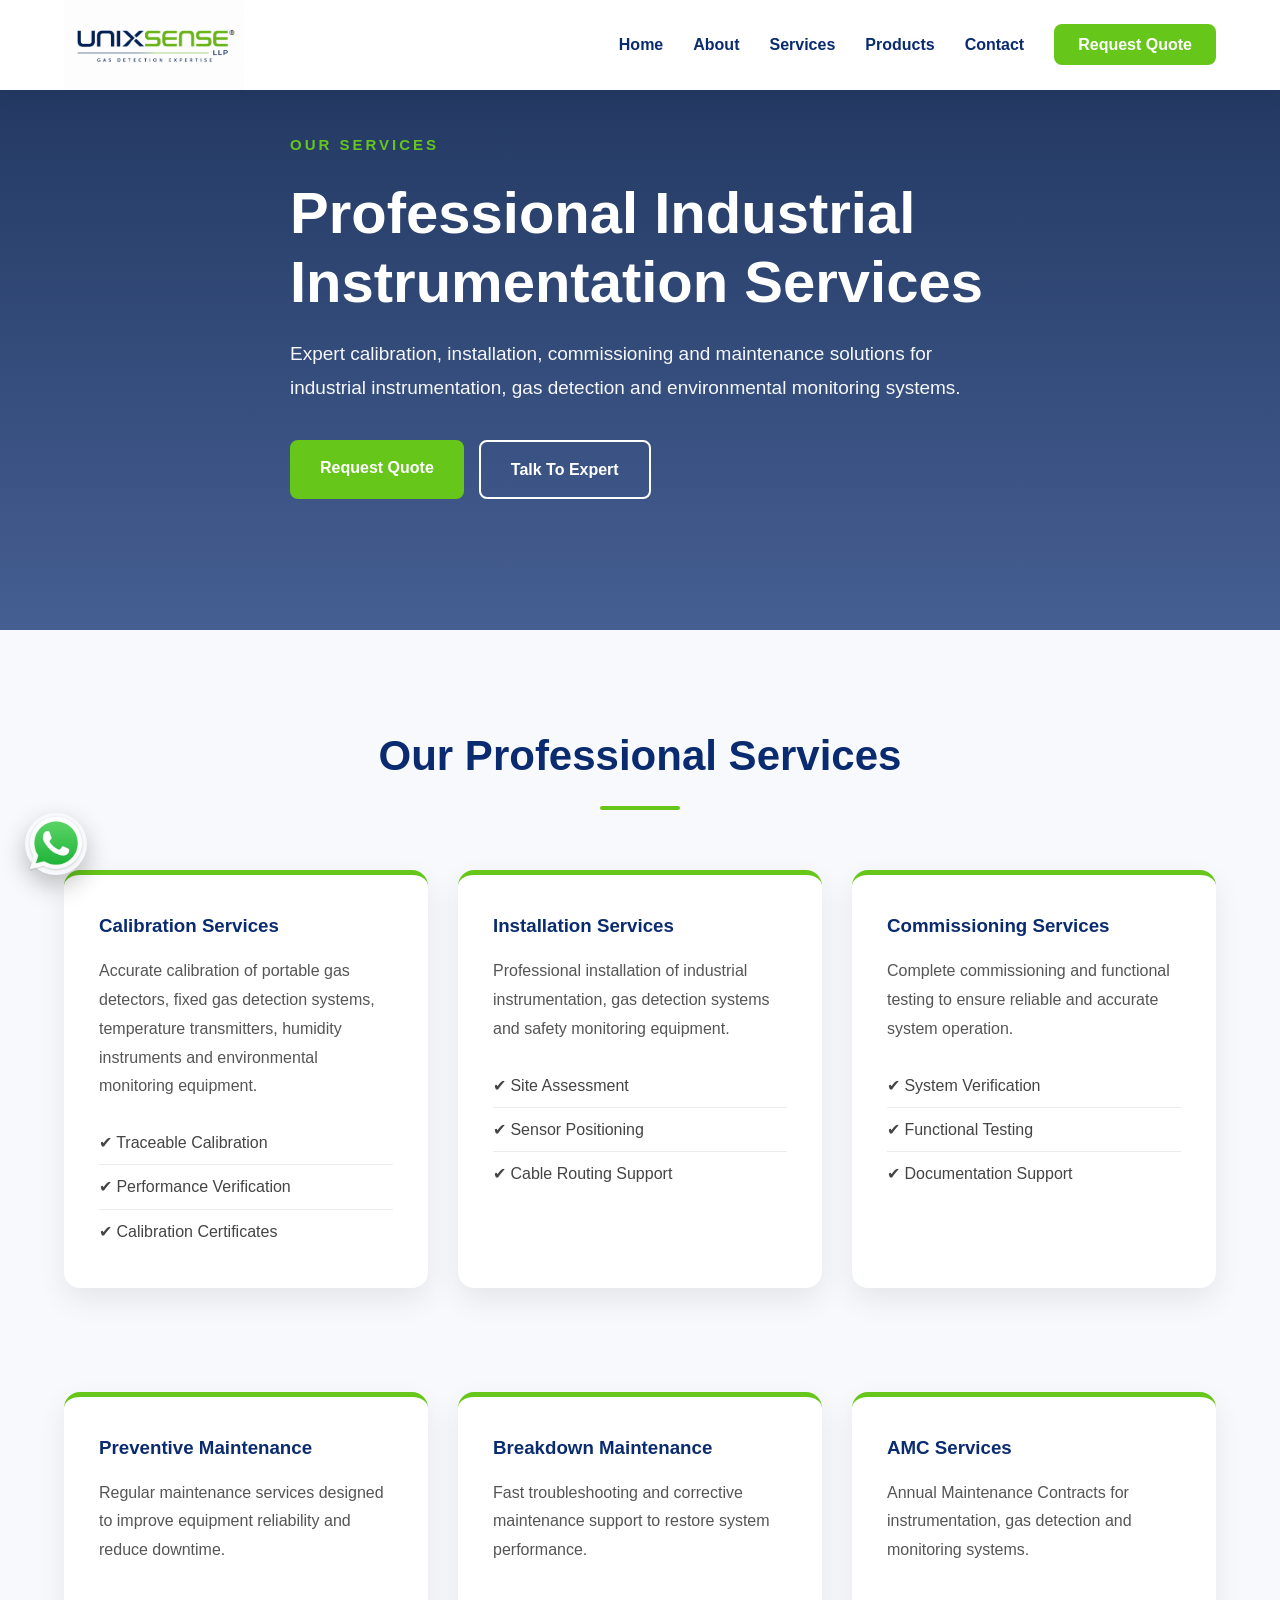
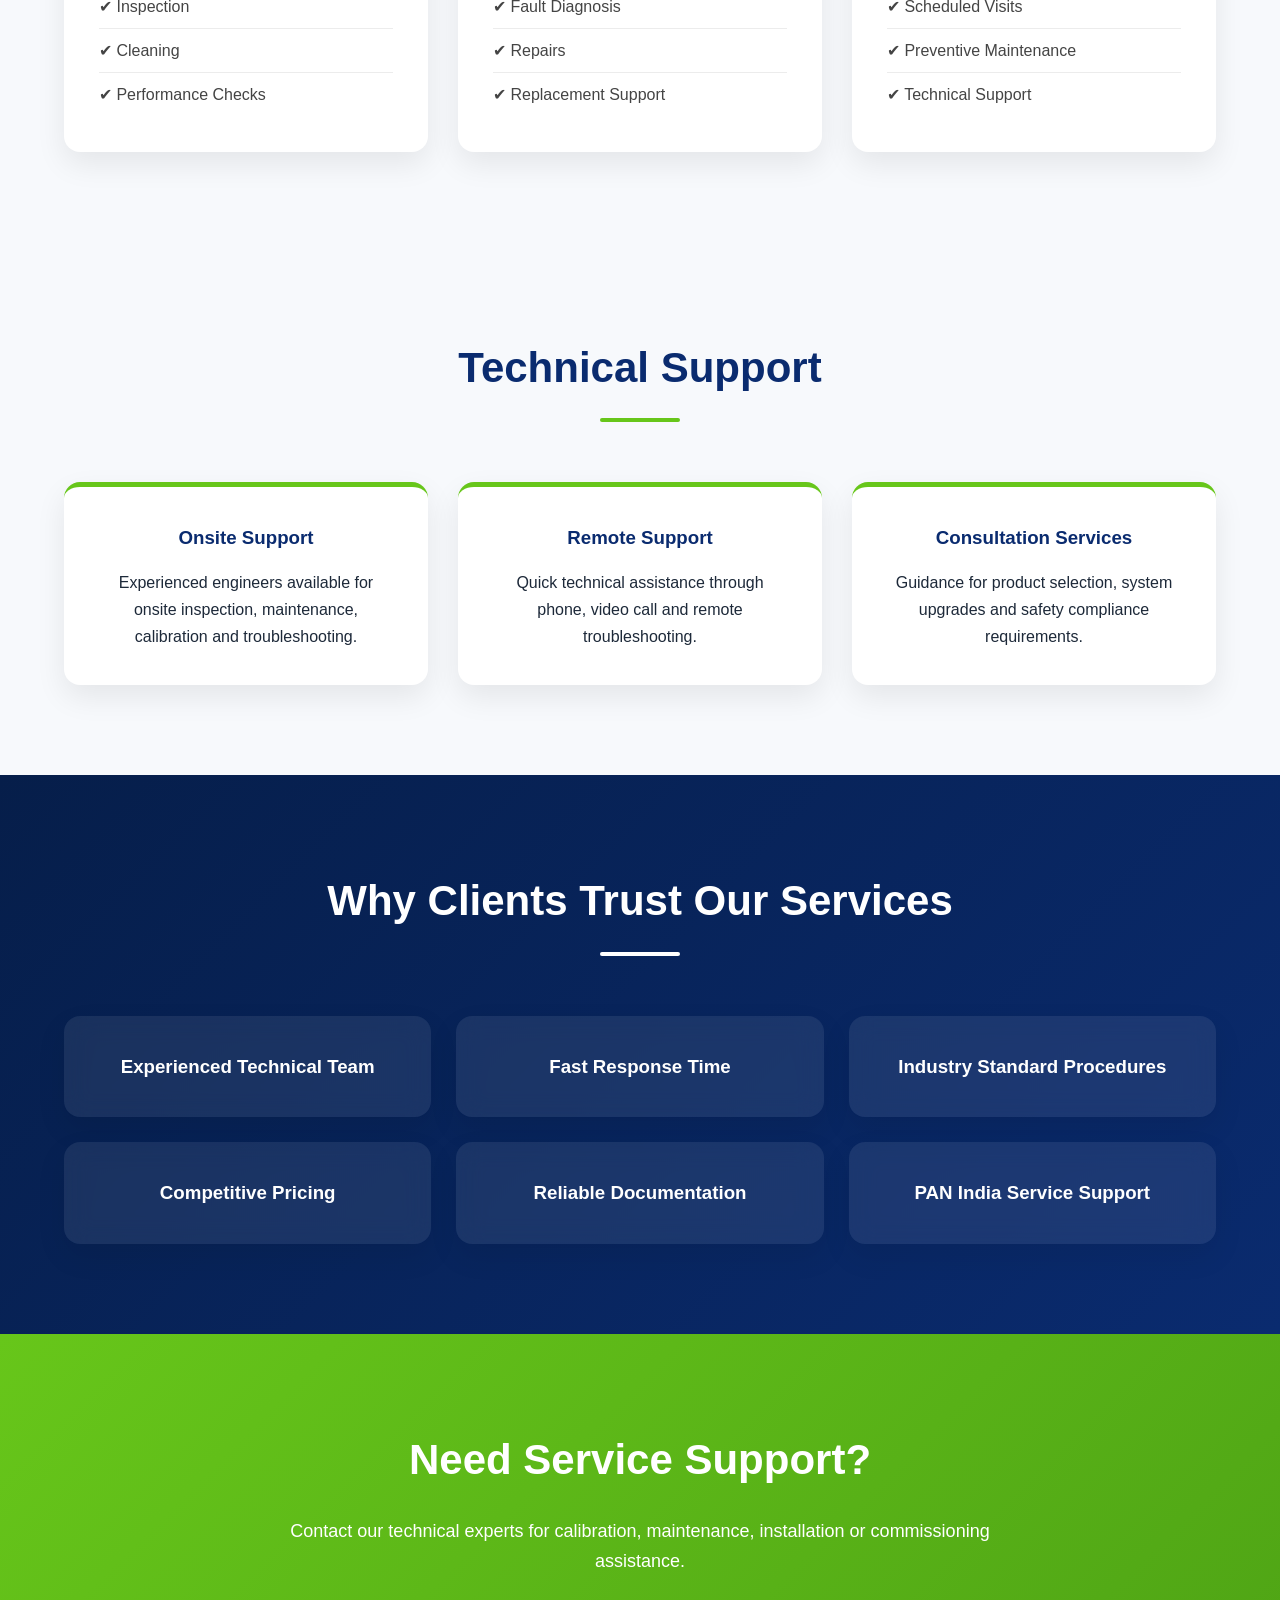
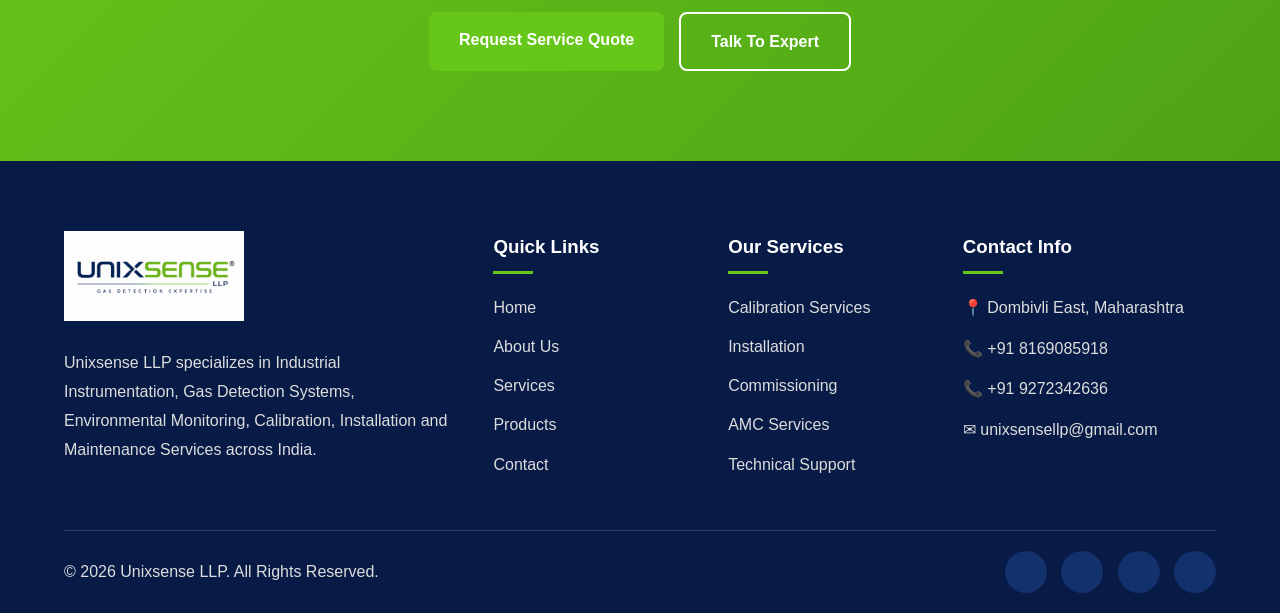
<file: services.html>
<!DOCTYPE html>
<html lang="en">

<head>
    <meta charset="UTF-8">
    <meta name="viewport" content="width=device-width, initial-scale=1.0">
    <meta name="description"
        content="Professional industrial instrumentation, calibration, installation and maintenance services by Unixsense LLP.">
    <title>Services | Unixsense LLP</title>
    <link rel="stylesheet" href="style.css">
</head>

<body>

    <header>

        <div class="container nav-container">

            <a href="index.html" class="logo">
                <img src="logo.png" alt="Unixsense LLP">
            </a>

            <div class="menu-toggle" id="menuToggle">

                <span></span>
                <span></span>
                <span></span>

            </div>

            <nav id="navbar">

                <ul>

                    <li><a href="index.html">Home</a></li>

                    <li><a href="about.html">About</a></li>

                    <li><a href="services.html">Services</a></li>

                    <li><a href="products.html">Products</a></li>

                    <li><a href="contact.html">Contact</a></li>

                    <li>
                        <a href="#" onclick="openQuote()" class="quote-btn">
                            Request Quote
                        </a>
                    </li>

                </ul>

            </nav>

        </div>

    </header>


    <!-- Request Quote -->

    <div class="quote-modal" id="quoteModal">

        <div class="quote-box">

            <button class="close-btn" onclick="closeQuote()">

                &times;

            </button>

            <h2>Request a Quote</h2>

            <p>
                Tell us your requirement and our experts will contact you shortly.
            </p>

            <form id="quoteForm" action="https://api.web3forms.com/submit" method="POST">

                <!-- Required -->
                <input type="hidden" name="access_key" value="66b65da9-f16d-4817-9fa8-e456fb74510f">

                <input type="hidden" name="subject" value="New Quote Request | Unixsense LLP">

                <input type="hidden" name="from_name" value="Unixsense Website">

                <input type="hidden" name="form_type" value="Quote Request">

                <input type="hidden" name="page" id="page">

                <!-- Optional -->
                <input type="checkbox" name="botcheck" style="display:none;">

                <div class="form-row">

                    <div class="form-group">

                        <label>Company Name *</label>

                        <input type="text" name="company" placeholder="ABC Industries Pvt Ltd" required>

                    </div>

                    <div class="form-group">

                        <label>Contact Person *</label>

                        <input type="text" name="name" placeholder="John Smith" required>

                    </div>

                </div>

                <div class="form-row">

                    <div class="form-group">

                        <label>Email Address *</label>

                        <input type="email" name="email" placeholder="john@company.com" required>

                    </div>

                    <div class="form-group">

                        <label>Mobile Number *</label>

                        <input type="tel" name="phone" placeholder="+91 XXXXX XXXXX" required>

                    </div>

                </div>

                <div class="form-row">

                    <div class="form-group">

                        <label>Requirement Type *</label>

                        <select id="category" name="category" required>

                            <option value="">Select</option>

                            <option>Products</option>

                            <option>Services</option>

                        </select>

                    </div>

                    <div class="form-group">

                        <label>Product / Service *</label>

                        <select id="requirement" name="requirement" required>

                        </select>

                    </div>

                </div>

                <div class="form-group">

                    <label>Estimated Quantity</label>

                    <select name="quantity">

                        <option>1</option>

                        <option>2 - 5</option>

                        <option>5 - 10</option>

                        <option>10 - 20</option>

                        <option>20+</option>

                        <option>Not Sure</option>

                    </select>

                </div>

                <div class="form-group">

                    <label>Requirement Details</label>

                    <textarea name="message" rows="6" placeholder="Please describe your requirement..."></textarea>

                </div>

                <button type="submit" class="btn primary" id="quoteSubmitBtn">

                    Request Quote

                </button>

            </form>

        </div>

    </div>

    <section class="hero services-hero">
        <div class="overlay"></div>
        <div class="container hero-content">
            <p class="hero-tag">OUR SERVICES</p>
            <h1>Professional Industrial Instrumentation Services</h1>
            <p>Expert calibration, installation, commissioning and maintenance solutions for industrial instrumentation,
                gas detection and environmental monitoring systems.</p>

            <div class="hero-buttons">
                <a href="quote.html" class="btn primary">Request Quote</a>
                <a href="contact.html" class="btn secondary">Talk To Expert</a>
            </div>
        </div>
    </section>

    <section>
        <div class="container">
            <h2 class="section-title">Our Professional Services</h2>

            <div class="grid">

                <div class="card service-card">
                    <h3>Calibration Services</h3>
                    <p>Accurate calibration of portable gas detectors, fixed gas detection systems, temperature
                        transmitters, humidity instruments and environmental monitoring equipment.</p>
                    <ul>
                        <li>✔ Traceable Calibration</li>
                        <li>✔ Performance Verification</li>
                        <li>✔ Calibration Certificates</li>
                    </ul>
                </div>

                <div class="card service-card">
                    <h3>Installation Services</h3>
                    <p>Professional installation of industrial instrumentation, gas detection systems and safety
                        monitoring equipment.</p>
                    <ul>
                        <li>✔ Site Assessment</li>
                        <li>✔ Sensor Positioning</li>
                        <li>✔ Cable Routing Support</li>
                    </ul>
                </div>

                <div class="card service-card">
                    <h3>Commissioning Services</h3>
                    <p>Complete commissioning and functional testing to ensure reliable and accurate system operation.
                    </p>
                    <ul>
                        <li>✔ System Verification</li>
                        <li>✔ Functional Testing</li>
                        <li>✔ Documentation Support</li>
                    </ul>
                </div>

                <div class="card service-card">
                    <h3>Preventive Maintenance</h3>
                    <p>Regular maintenance services designed to improve equipment reliability and reduce downtime.</p>
                    <ul>
                        <li>✔ Inspection</li>
                        <li>✔ Cleaning</li>
                        <li>✔ Performance Checks</li>
                    </ul>
                </div>

                <div class="card service-card">
                    <h3>Breakdown Maintenance</h3>
                    <p>Fast troubleshooting and corrective maintenance support to restore system performance.</p>
                    <ul>
                        <li>✔ Fault Diagnosis</li>
                        <li>✔ Repairs</li>
                        <li>✔ Replacement Support</li>
                    </ul>
                </div>

                <div class="card service-card">
                    <h3>AMC Services</h3>
                    <p>Annual Maintenance Contracts for instrumentation, gas detection and monitoring systems.</p>
                    <ul>
                        <li>✔ Scheduled Visits</li>
                        <li>✔ Preventive Maintenance</li>
                        <li>✔ Technical Support</li>
                    </ul>
                </div>

            </div>
        </div>
    </section>

    <section class="company-overview">
        <div class="container">
            <h2 class="section-title">Technical Support</h2>

            <div class="grid">
                <div class="card">
                    <h3>Onsite Support</h3>
                    <p>Experienced engineers available for onsite inspection, maintenance, calibration and
                        troubleshooting.</p>
                </div>

                <div class="card">
                    <h3>Remote Support</h3>
                    <p>Quick technical assistance through phone, video call and remote troubleshooting.</p>
                </div>

                <div class="card">
                    <h3>Consultation Services</h3>
                    <p>Guidance for product selection, system upgrades and safety compliance requirements.</p>
                </div>
            </div>

        </div>
    </section>

    <section class="highlight">
        <div class="container">
            <h2 class="section-title white">Why Clients Trust Our Services</h2>

            <div class="grid">
                <div class="card">
                    <h3>Experienced Technical Team</h3>
                </div>
                <div class="card">
                    <h3>Fast Response Time</h3>
                </div>
                <div class="card">
                    <h3>Industry Standard Procedures</h3>
                </div>
                <div class="card">
                    <h3>Competitive Pricing</h3>
                </div>
                <div class="card">
                    <h3>Reliable Documentation</h3>
                </div>
                <div class="card">
                    <h3>PAN India Service Support</h3>
                </div>
            </div>

        </div>
    </section>

    <section class="cta">
        <div class="container">
            <h2>Need Service Support?</h2>
            <p>Contact our technical experts for calibration, maintenance, installation or commissioning assistance.</p>
            <div class="hero-buttons">
                <a href="quote.html" class="btn primary">Request Service Quote</a>
                <a href="contact.html" class="btn secondary">Talk To Expert</a>
            </div>
        </div>
    </section>

    <footer class="footer">

        <div class="container">

            <div class="footer-grid">

                <!-- Company -->

                <div class="footer-column">

                    <img src="logo.png" class="footer-logo">

                    <p>

                        Unixsense LLP specializes in Industrial Instrumentation,
                        Gas Detection Systems, Environmental Monitoring,
                        Calibration, Installation and Maintenance Services
                        across India.

                    </p>

                </div>

                <!-- Quick Links -->

                <div class="footer-column">

                    <h3>Quick Links</h3>

                    <ul>

                        <li><a href="index.html">Home</a></li>

                        <li><a href="about.html">About Us</a></li>

                        <li><a href="services.html">Services</a></li>

                        <li><a href="products.html">Products</a></li>

                        <li><a href="contact.html">Contact</a></li>

                    </ul>

                </div>

                <!-- Services -->

                <div class="footer-column">

                    <h3>Our Services</h3>

                    <ul>

                        <li>Calibration Services</li>

                        <li>Installation</li>

                        <li>Commissioning</li>

                        <li>AMC Services</li>

                        <li>Technical Support</li>

                    </ul>

                </div>

                <!-- Contact -->

                <div class="footer-column">

                    <h3>Contact Info</h3>

                    <p>

                        📍 Dombivli East, Maharashtra

                    </p>

                    <p>

                        📞 +91 8169085918

                    </p>

                    <p>

                        📞 +91 9272342636

                    </p>

                    <p>

                        ✉ unixsensellp@gmail.com

                    </p>

                </div>

            </div>

            <hr>

            <div class="footer-bottom">

                <p>

                    © 2026 Unixsense LLP. All Rights Reserved.

                </p>

                <div class="social-links">

                    <a href="#"><i class="fab fa-linkedin"></i></a>

                    <a href="#"><i class="fab fa-facebook"></i></a>

                    <a href="#"><i class="fab fa-instagram"></i></a>

                    <a href="https://wa.me/918169085918"><i class="fab fa-whatsapp"></i></a>

                </div>

            </div>

        </div>

    </footer>

    <a href="https://wa.me/918169085918" class="whatsapp" target="_blank"><img width="62px"
            src="./image/WhatsApp_icon.png" alt="whatsapp"></a>

    <script src="script.js"></script>
    <script>
        document.getElementById("page").value = window.location.pathname;

        const quoteForm = document.getElementById("quoteForm");

        quoteForm.addEventListener("submit", function () {

            document.getElementById("quoteSubmitBtn").innerHTML = "Sending...";

        });
    </script>
</body>

</html>
</file>
<file: style.css>
* {
  margin: 0;
  padding: 0;
  box-sizing: border-box;
  font-family: "Segoe UI",
    sans-serif;
}

html {
  scroll-behavior: smooth;
}

body {
  background: #F7F9FC;
  color: #1D2939;
  line-height: 1.7;
  overflow-x: hidden;
}

.container {
  width: 90%;
  max-width: 1200px;
  margin: auto;
}

/* Header */

/* header {
  position: sticky;
  top: 0;
  z-index: 1000;
  background: #fff;
  box-shadow: 0 5px 20px rgba(0, 0, 0, .08);
}

.nav-container {
  display: flex;
  justify-content: space-between;
  align-items: center;
  padding: 18px 0;
}

.logo img {
  height: 72px;
  display: block;
}

nav ul {
  display: flex;
  list-style: none;
  align-items: center;
  gap: 28px;
}

nav a {
  text-decoration: none;
  font-weight: 600;
  color: #0A2B6F;
  transition: .3s;
}

nav a:hover,
nav .active {
  color: #67C61A;
}

.quote-btn {
  background: #67C61A;
  color: #fff;
  padding: 12px 22px;
  border-radius: 8px;
}

.quote-btn:hover {
  background: #4EA315;
  color: #fff;
} */



/*========================
        HEADER
========================*/

header {

  position: fixed;

  top: 0;

  left: 0;

  width: 100%;

  z-index: 9999;

  background: #fff;

  box-shadow: 0 5px 20px rgba(0, 0, 0, .08);

}

.nav-container {

  /* height: 80px; */

  display: flex;

  justify-content: space-between;

  align-items: center;

}

.logo img {

  width: 180px;

  display: block;

}

/*========================
        NAV
========================*/

nav ul {

  display: flex;

  align-items: center;

  gap: 30px;

  list-style: none;

}

nav a {

  text-decoration: none;

  color: #0A2B6F;

  font-weight: 600;

  transition: .3s;

}

nav a:hover {

  color: #67C61A;

}

.quote-btn {

  background: #67C61A;

  color: white;

  padding: 12px 24px;

  border-radius: 8px;

}

.quote-btn:hover {

  background: #0A2B6F;

  color: white;

}

/*========================
    HAMBURGER
========================*/

.menu-toggle {

  display: none;

  flex-direction: column;

  cursor: pointer;

}

.menu-toggle span {

  width: 28px;

  height: 3px;

  background: #0A2B6F;

  margin: 4px;

  transition: .3s;

}

/*========================
    MOBILE
========================*/

@media(max-width:991px) {

  .menu-toggle {

    display: flex;

    z-index: 10001;

  }

  nav {

    position: fixed;

    top: 80px;

    right: -100%;

    width: 300px;

    height: calc(100vh - 80px);

    background: white;

    transition: .4s;

    box-shadow: -5px 0 20px rgba(0, 0, 0, .1);

    padding-top: 30px;

  }

  nav.active {

    right: 0;

  }

  nav ul {

    flex-direction: column;

    gap: 25px;

  }

  .quote-btn {

    display: inline-block;

  }

}

/* animated css */

.menu-toggle.active span:nth-child(1) {

  transform: rotate(45deg) translate(6px, 6px);

}

.menu-toggle.active span:nth-child(2) {

  opacity: 0;

}

.menu-toggle.active span:nth-child(3) {

  transform: rotate(-45deg) translate(7px, -7px);

}

/* Hero */

.hero {
  position: relative;
  height: 90vh;
  display: flex;
  align-items: center;
  background: url("https://images.unsplash.com/photo-1504307651254-35680f356dfd?auto=format&fit=crop&w=1600&q=80") center/cover no-repeat;
}

.overlay {
  position: absolute;
  inset: 0;
  background: linear-gradient(rgba(6, 30, 74, .88), rgba(10, 43, 111, .70));
}

.hero-content {
  position: relative;
  z-index: 2;
  max-width: 700px;
  color: #fff;
}

.hero h1 {
  font-size: 58px;
  line-height: 1.2;
  margin-bottom: 20px;
}

.hero p {
  font-size: 20px;
  margin-bottom: 35px;
}

.hero-buttons {
  display: flex;
  gap: 15px;
  flex-wrap: wrap;
}

.btn {
  display: inline-block;
  padding: 14px 30px;
  border-radius: 8px;
  font-weight: 700;
  text-decoration: none;
  transition: .3s;
}

.primary {
  background: #67C61A;
  color: #fff;
}

.primary:hover {
  background: #4EA315;
}

.secondary {
  border: 2px solid #fff;
  color: #fff;
}

.secondary:hover {
  background: #fff;
  color: #0A2B6F;
}

.small {
  margin-top: 18px;
  padding: 10px 20px;
  background: #0A2B6F;
  color: #fff;
}

.small:hover {
  background: #061E4A;
}

/* Sections */

section {
  padding: 90px 0;
}

.section-title {
  font-size: 42px;
  text-align: center;
  color: #0A2B6F;
  margin-bottom: 60px;
  position: relative;
}

.section-title::after {
  content: "";
  width: 80px;
  height: 4px;
  background: #67C61A;
  display: block;
  margin: 15px auto;
  border-radius: 20px;
}

.white {
  color: #fff;
}

.white::after {
  background: #fff;
}

.grid {
  display: grid;
  grid-template-columns: repeat(auto-fit, minmax(280px, 1fr));
  gap: 104px 30px;
}

.card {
  background: #fff;
  padding: 35px;
  border-radius: 16px;
  box-shadow: 0 12px 30px rgba(0, 0, 0, .08);
  border-top: 5px solid #67C61A;
  transition: .35s;
}

.card:hover {
  transform: translateY(-8px);
  box-shadow: 0 18px 35px rgba(0, 0, 0, .15);
}

.card h3 {
  color: #0A2B6F;
  margin-bottom: 0px;
}

.products {
  background: #fff;
}

.highlight {
  background: linear-gradient(135deg, #061E4A, #0A2B6F);
  color: #fff;
}

.why-list {
  max-width: 900px;
  margin: auto;
  display: grid;
  grid-template-columns: repeat(auto-fit, minmax(250px, 1fr));
  gap: 18px;
  list-style: none;
}

.why-list li {
  background: rgba(255, 255, 255, .08);
  padding: 16px;
  border-radius: 10px;
}

.cta {
  background: #67C61A;
  color: #fff;
  text-align: center;
}

.cta h2 {
  font-size: 40px;
  margin-bottom: 15px;
}

.cta p {
  max-width: 700px;
  margin: 0 auto 30px;
}

.contact {
  background: #fff;
}

.contact-box {
  max-width: 700px;
  margin: auto;
  background: #F7F9FC;
  padding: 40px;
  border-radius: 16px;
  box-shadow: 0 10px 25px rgba(0, 0, 0, .08);
  text-align: center;
}

.contact-box h2 {
  color: #0A2B6F;
  margin-bottom: 20px;
}


/* Responsive */

@media(max-width:992px) {
  .hero h1 {
    font-size: 46px;
  }

  nav ul {
    gap: 18px;
  }
}

@media(max-width:768px) {

  .nav-container {
    flex-direction: row;
  }

  .logo img {
    /* height: 60px;
    margin-bottom: 15px; */
  }

  nav ul {
    flex-wrap: wrap;
    justify-content: center;
    gap: 15px;
  }

  .hero {
    height: auto;
    padding: 120px 0 90px;
    text-align: center;
  }

  .hero-content {
    margin: auto;
  }

  .hero h1 {
    font-size: 36px;
  }

  .hero p {
    font-size: 17px;
  }

  .hero-buttons {
    justify-content: center;
  }

  .section-title {
    font-size: 30px;
  }

  .cta h2 {
    font-size: 30px;
  }

  .contact-box {
    padding: 25px;
  }
}

@media(max-width:480px) {

  .container {
    width: 92%;
  }

  .hero h1 {
    font-size: 30px;
  }

  .btn {
    width: 100%;
    text-align: center;
  }

  nav ul {
    flex-direction: column;
  }
}



/* =======================================================
                ABOUT PAGE
=======================================================*/

.about-hero {
  height: 70vh;
  background: url("https://images.unsplash.com/photo-1517048676732-d65bc937f952?auto=format&fit=crop&w=1600&q=80") center center/cover;
  position: relative;
  display: flex;
  align-items: center;
}

.about-hero .overlay {
  position: absolute;
  inset: 0;
  background: linear-gradient(rgba(6, 30, 74, .88),
      rgba(10, 43, 111, .75));
}

.hero-tag {

  color: #67C61A;

  font-size: 15px;

  letter-spacing: 3px;

  font-weight: 700;

  margin-bottom: 20px;

  text-transform: uppercase;

}

/* =============================== */

.about-company {

  background: #fff;

}

.about-grid {

  display: grid;

  grid-template-columns: 1fr 1fr;

  gap: 70px;

  align-items: center;

}

.about-content p {

  color: #555;

  font-size: 17px;

  line-height: 1.9;

}

.about-image {

  overflow: hidden;

  border-radius: 18px;

  box-shadow: 0 20px 40px rgba(0, 0, 0, .12);

}

.about-image img {

  width: 100%;

  display: block;

  transition: .5s;

}

.about-image:hover img {

  transform: scale(1.05);

}

/* =============================== */

.company-overview {

  background: #F7F9FC;

}

/* =============================== */

.mission-vision {

  background: #fff;

}

.mission-vision .card {

  text-align: left;

}

.mission-vision h3 {

  color: #0A2B6F;

  margin-bottom: 15px;

}

/* =============================== */

.highlight {

  background: linear-gradient(135deg,
      #061E4A,
      #0A2B6F);

}

.highlight .card {

  background: rgba(255, 255, 255, .08);

  color: white;

  border: none;

  backdrop-filter: blur(10px);

}

.highlight .card h3 {

  color: white;

}

.highlight .card:hover {

  transform: translateY(-10px);

  background: rgba(255, 255, 255, .14);

}

/* =============================== */

.cta {

  background: linear-gradient(135deg,
      #67C61A,
      #52AF16);

  color: white;

  text-align: center;

}

.cta h2 {

  font-size: 42px;

  margin-bottom: 20px;

}

.cta p {

  max-width: 750px;

  margin: auto;

  margin-bottom: 35px;

  font-size: 18px;

}

.cta .secondary {

  border: 2px solid white;

}

.cta .secondary:hover {

  background: white;

  color: #0A2B6F;

}



/* =============================== */

.whatsapp {

  position: fixed;

  left: 25px;

  bottom: 25px;

  border-radius: 50%;

  /* background: #25D366; */

  display: flex;

  justify-content: center;

  align-items: center;

  /* font-size: 28px; */

  text-decoration: none;

  /* color: white; */

  box-shadow: 0 10px 25px rgba(0, 0, 0, .25);

  transition: .3s;

  z-index: 999;

}

.whatsapp:hover {

  transform: scale(1.1);

}

/* =======================================================
                RESPONSIVE
=======================================================*/

@media(max-width:991px) {

  .about-grid {

    grid-template-columns: 1fr;

    gap: 40px;

  }

  .about-image {

    order: -1;

  }

}

@media(max-width:768px) {

  .about-hero {

    height: auto;

    padding: 130px 0 90px;

    text-align: center;

  }

  .about-hero h1 {

    font-size: 38px;

  }

  .about-hero p {

    font-size: 17px;

  }

  .hero-tag {

    font-size: 13px;

    letter-spacing: 2px;

  }

  .cta h2 {

    font-size: 30px;

  }

}

@media(max-width:480px) {

  .about-hero h1 {

    font-size: 30px;

  }

  .about-content p {

    font-size: 16px;

  }

}


/*=====================================================
                SERVICES PAGE
=====================================================*/

.services-hero {
  height: 70vh;
  position: relative;
  display: flex;
  align-items: center;
  background: url("https://images.unsplash.com/photo-1504307651254-35680f356dfd?auto=format&fit=crop&w=1600&q=80") center center/cover no-repeat;
}

.services-hero .overlay {
  position: absolute;
  inset: 0;
  background: linear-gradient(rgba(6, 30, 74, .90),
      rgba(10, 43, 111, .75));
}

.services-hero .hero-content {
  position: relative;
  z-index: 2;
  max-width: 700px;
}

.services-hero .hero-tag {
  color: #67C61A;
  font-size: 15px;
  font-weight: 700;
  letter-spacing: 3px;
  text-transform: uppercase;
  margin-bottom: 20px;
}

.services-hero h1 {
  color: #fff;
  font-size: 58px;
  line-height: 1.2;
  margin-bottom: 20px;
}

.services-hero p {
  color: #F5F7FA;
  font-size: 19px;
  line-height: 1.8;
}

/*======================================
        SERVICE CARDS
=======================================*/

.service-card {
  display: flex;
  flex-direction: column;
  height: 100%;
}

.service-card h3 {
  color: #0A2B6F;
  margin-bottom: 15px;
}

.service-card p {
  color: #555;
  line-height: 1.8;
}

.service-card ul {
  margin-top: 20px;
  list-style: none;
  padding: 0;
}

.service-card li {
  padding: 8px 0;
  color: #444;
  border-bottom: 1px solid #ECECEC;
}

.service-card li:last-child {
  border: none;
}

.service-card:hover {
  transform: translateY(-10px);
}

/*======================================
        TECHNICAL SUPPORT
=======================================*/

.company-overview {
  background: #F7F9FC;
}

.company-overview .card {
  text-align: center;
}

.company-overview .card h3 {
  color: #0A2B6F;
  margin-bottom: 15px;
}

/*======================================
        WHY TRUST US
=======================================*/

.highlight {
  background: linear-gradient(135deg,
      #061E4A,
      #0A2B6F);
}

.highlight .card {
  background: rgba(255, 255, 255, .08);
  border: none;
  backdrop-filter: blur(12px);
  color: #fff;
}

.highlight .card h3 {
  color: #fff;
}

.highlight .card:hover {
  background: rgba(255, 255, 255, .14);
}

/*======================================
        CTA
=======================================*/

.cta {
  background: linear-gradient(135deg,
      #67C61A,
      #4EA315);
  text-align: center;
  color: #fff;
}

.cta h2 {
  font-size: 42px;
  margin-bottom: 20px;
}

.cta p {
  max-width: 700px;
  margin: 0 auto 30px;
  font-size: 18px;
}

.cta .hero-buttons {
  justify-content: center;
}

.cta .secondary {
  border: 2px solid #fff;
}

.cta .secondary:hover {
  background: #fff;
  color: #0A2B6F;
}

/*======================================
        RESPONSIVE
=======================================*/

@media(max-width:992px) {

  .services-hero h1 {
    font-size: 46px;
  }

}

@media(max-width:768px) {

  .services-hero {
    height: auto;
    padding: 130px 0 90px;
    text-align: center;
  }

  .services-hero .hero-content {
    margin: auto;
  }

  .services-hero h1 {
    font-size: 36px;
  }

  .services-hero p {
    font-size: 17px;
  }

  .services-hero .hero-buttons {
    justify-content: center;
  }

  .cta h2 {
    font-size: 30px;
  }

}

@media(max-width:480px) {

  .services-hero h1 {
    font-size: 30px;
  }

  .service-card {
    padding: 25px;
  }

  .service-card li {
    font-size: 15px;
  }

}



/*=====================================================
                PRODUCTS PAGE
======================================================*/

.products-hero {
  height: 70vh;
  position: relative;
  display: flex;
  align-items: center;
  background: url("https://images.unsplash.com/photo-1517048676732-d65bc937f952?auto=format&fit=crop&w=1800&q=80") center center/cover no-repeat;
}

.products-hero .overlay {
  position: absolute;
  inset: 0;
  background: linear-gradient(rgba(6, 30, 74, .92),
      rgba(10, 43, 111, .75));
}

.products-hero .hero-content {
  position: relative;
  z-index: 2;
  max-width: 720px;
}

.products-hero .hero-tag {
  color: #67C61A;
  font-size: 15px;
  font-weight: 700;
  letter-spacing: 3px;
  text-transform: uppercase;
  margin-bottom: 20px;
}

.products-hero h1 {
  color: #fff;
  font-size: 58px;
  line-height: 1.2;
  margin-bottom: 20px;
}

.products-hero p {
  color: #F5F7FA;
  font-size: 19px;
  line-height: 1.8;
}

/*======================================
            PRODUCT CARD
======================================*/

.product-card {
  display: flex;
  flex-direction: column;
  height: 100%;
  transition: .35s;
}

.product-card:hover {
  transform: translateY(-10px);
}

.product-card img {
  width: 100%;
  height: 220px;
  object-fit: cover;
  border-radius: 12px;
  margin-bottom: 20px;
}

.product-card h3 {
  color: #0A2B6F;
  margin-bottom: 15px;
}

.product-card p {
  color: #555;
  line-height: 1.8;
}

.product-card ul {
  list-style: none;
  padding: 0;
  margin: 20px 0;
}

.product-card ul li {
  padding: 10px 0;
  border-bottom: 1px solid #ECECEC;
  color: #444;
}

.product-card ul li:last-child {
  border-bottom: none;
}

.product-card .btn {
  margin: auto;
  align-self: flex-start;
}

/*======================================
        CALIBRATION SECTION
======================================*/

.company-overview {
  background: #F7F9FC;
}

/*======================================
      ENVIRONMENTAL SECTION
======================================*/

.environment-section {
  background: #FFFFFF;
}

/*======================================
        TRUSTED BRANDS
======================================*/

.highlight {
  background: linear-gradient(135deg,
      #061E4A,
      #0A2B6F);
}

.highlight .grid {
  gap: 25px;
}

.highlight .card {
  background: rgba(255, 255, 255, .08);
  border: none;
  backdrop-filter: blur(12px);
  color: #fff;
  text-align: center;
  transition: .35s;
}

.highlight .card h3 {
  color: #fff;
}

.highlight .card:hover {
  transform: translateY(-8px);
  background: rgba(255, 255, 255, .15);
}

/*======================================
            CTA
======================================*/

.cta {
  background: linear-gradient(135deg,
      #67C61A,
      #4EA315);
  text-align: center;
  color: #fff;
}

.cta h2 {
  font-size: 42px;
  margin-bottom: 20px;
}

.cta p {
  max-width: 700px;
  margin: 0 auto 35px;
  font-size: 18px;
}

.cta .hero-buttons {
  justify-content: center;
}

.cta .secondary {
  border: 2px solid #fff;
}

.cta .secondary:hover {
  background: #fff;
  color: #0A2B6F;
}

/*======================================
        PRODUCT LIST
======================================*/

.product-card ul li::before {
  content: "✔";
  color: #67C61A;
  font-weight: bold;
  margin-right: 10px;
}

/*======================================
            RESPONSIVE
======================================*/

@media(max-width:992px) {

  .products-hero h1 {
    font-size: 46px;
  }

  .product-card img {
    height: 200px;
  }

}

@media(max-width:768px) {

  .products-hero {
    height: auto;
    padding: 130px 0 90px;
    text-align: center;
  }

  .products-hero .hero-content {
    margin: auto;
  }

  .products-hero h1 {
    font-size: 36px;
  }

  .products-hero p {
    font-size: 17px;
  }

  .products-hero .hero-buttons {
    justify-content: center;
  }

  .product-card img {
    height: 180px;
  }

  .cta h2 {
    font-size: 30px;
  }

}

@media(max-width:480px) {

  .products-hero h1 {
    font-size: 30px;
  }

  .products-hero p {
    font-size: 16px;
  }

  .product-card {
    padding: 25px;
  }

  .product-card img {
    height: 160px;
  }

  .product-card .btns {
    margin: auto;
  }

}

/*==============================
      Trusted Brands
==============================*/

.brands-section {
  padding: 80px 0;
  background: #F7F9FC;
}

.section-subtitle {
  text-align: center;
  max-width: 700px;
  margin: 0 auto 50px;
  color: #666;
  font-size: 17px;
}

.brands-grid {
  display: grid;
  grid-template-columns: repeat(auto-fit, minmax(180px, 1fr));
  gap: 25px;
}

.brand-card {
  background: #fff;
  border-radius: 15px;
  padding: 30px;
  display: flex;
  justify-content: center;
  align-items: center;
  height: 140px;
  box-shadow: 0 8px 25px rgba(0, 0, 0, .08);
  transition: .35s;
  border: 1px solid #eee;
}

.brand-card:hover {
  transform: translateY(-8px);
  box-shadow: 0 15px 35px rgba(0, 0, 0, .15);
}

.brand-card img {
  width: 140px;
  max-height: 70px;
  object-fit: contain;
  filter: grayscale(100%);
  opacity: .85;
  transition: .35s;
}

.brand-card:hover img {
  filter: none;
  opacity: 1;
  transform: scale(1.08);
}

@media(max-width:768px) {

  .brands-grid {
    grid-template-columns: repeat(2, 1fr);
  }

  .brand-card {
    height: 110px;
    padding: 20px;
  }

  .brand-card img {
    width: 110px;
  }

}

.centre {
  display: block;
  width: fit-content;
  margin: 20px  0;
}

/*=====================================================
                    CONTACT PAGE
======================================================*/

/* HERO */

.contact-hero {
  height: 65vh;
  position: relative;
  display: flex;
  align-items: center;
  background: url("./image/contact-banner.jpg") center center/cover no-repeat;
}

.contact-hero .overlay {
  position: absolute;
  inset: 0;
  background: linear-gradient(rgba(6, 30, 74, .92),
      rgba(10, 43, 111, .78));
}

.contact-hero .hero-content {
  position: relative;
  z-index: 2;
  max-width: 720px;
}

.contact-hero h1 {
  color: #fff;
  font-size: 58px;
  margin-bottom: 20px;
}

.contact-hero p {
  color: #f3f3f3;
  font-size: 19px;
  line-height: 1.8;
}

/*=====================================================
                CONTACT INFORMATION
======================================================*/

.contact-info {
  background: #F7F9FC;
}

.contact-grid {

  display: grid;

  grid-template-columns: repeat(auto-fit, minmax(240px, 1fr));

  gap: 30px;

}

.info-card {

  background: #fff;

  padding: 35px;

  border-radius: 18px;

  text-align: center;

  box-shadow: 0 10px 30px rgba(0, 0, 0, .08);

  transition: .35s;

  border-top: 5px solid #67C61A;

}

.info-card:hover {

  transform: translateY(-10px);

}

.info-icon {

  font-size: 42px;

  margin-bottom: 20px;

}

.info-card h3 {

  color: #0A2B6F;

  margin-bottom: 15px;

}

.info-card p {

  color: #666;

  line-height: 1.8;

}

/*=====================================================
                CONTACT FORM
======================================================*/

.contact-section {

  background: #fff;

}

.contact-box {

  max-width: 950px;

  margin: auto;

  background: #fff;

  padding: 45px;

  border-radius: 18px;

  box-shadow: 0 15px 40px rgba(0, 0, 0, .08);

}

.form-row {

  display: grid;

  grid-template-columns: repeat(2, 1fr);

  gap: 20px;

}

.form-group {

  margin-bottom: 22px;

}

.form-group label {
  float: left;
  display: block;

  margin-bottom: 8px;

  color: #0A2B6F;

  font-weight: 600;

}

.form-group input,

.form-group textarea,

.form-group select {

  width: 100%;

  padding: 15px;

  border: 1px solid #ddd;

  border-radius: 10px;

  font-size: 16px;

  transition: .3s;

}

.form-group textarea {

  resize: vertical;

}

.form-group input:focus,

.form-group textarea:focus,

.form-group select:focus {

  outline: none;

  border-color: #67C61A;

  box-shadow: 0 0 15px rgba(103, 198, 26, .25);

}

/*=====================================================
                    BUTTON
======================================================*/

.contact-box .btn {

  width: 220px;

  display: block;

  margin: 20px auto 0;

}

/*=====================================================
                    MAP
======================================================*/

.map-section {

  background: #F7F9FC;

}

.map {

  overflow: hidden;

  border-radius: 18px;

  box-shadow: 0 12px 35px rgba(0, 0, 0, .08);

}

.map iframe {

  width: 100%;

  height: 450px;

  border: none;

}

/*=====================================================
                QUICK CONTACT
======================================================*/

.quick-contact {

  display: grid;

  grid-template-columns: repeat(3, 1fr);

  gap: 25px;

  margin-top: 60px;

}

.quick-card {

  background: white;

  padding: 30px;

  border-radius: 18px;

  text-align: center;

  box-shadow: 0 12px 30px rgba(0, 0, 0, .08);

  transition: .35s;

}

.quick-card:hover {

  transform: translateY(-8px);

}

.quick-card i {

  font-size: 40px;

  color: #67C61A;

  margin-bottom: 15px;

}

.quick-card h3 {

  color: #0A2B6F;

  margin-bottom: 10px;

}

/*=====================================================
                CTA
======================================================*/

.contact-cta {

  background: linear-gradient(135deg, #0A2B6F, #061E4A);

  color: white;

  text-align: center;

}

.contact-cta h2 {

  color: white;

  font-size: 42px;

  margin-bottom: 20px;

}

.contact-cta p {

  max-width: 700px;

  margin: auto;

  margin-bottom: 35px;

}

/*=====================================================
                SUCCESS MESSAGE
======================================================*/

.success-message {

  display: none;

  background: #67C61A;

  color: white;

  padding: 18px;

  text-align: center;

  border-radius: 10px;

  margin-bottom: 25px;

  font-weight: 600;

}

/*=====================================================
                RESPONSIVE
======================================================*/

@media(max-width:992px) {

  .contact-hero h1 {

    font-size: 46px;

  }

}

@media(max-width:768px) {

  .contact-hero {

    height: auto;

    padding: 130px 0 90px;

    text-align: center;

  }

  .contact-hero h1 {

    font-size: 36px;

  }

  .contact-hero p {

    font-size: 17px;

  }

  .form-row {

    grid-template-columns: 1fr;

  }

  .quick-contact {

    grid-template-columns: 1fr;

  }

  .contact-box {

    padding: 30px;

  }

  .contact-box .btn {

    width: 100%;

  }

}

@media(max-width:480px) {

  .contact-hero h1 {

    font-size: 30px;

  }

  .info-card {

    padding: 25px;

  }

  .map iframe {

    height: 300px;

  }

}

/* quote modal */


.quote-modal {

  position: fixed;

  inset: 0;

  background: rgba(0, 0, 0, .65);

  backdrop-filter: blur(6px);

  display: none;

  justify-content: center;

  align-items: center;

  padding: 20px;

  z-index: 99999;

}

.quote-modal.active {

  display: flex;

}

.quote-box {

  background: white;

  width: 100%;

  max-width: 750px;

  padding: 40px;

  border-radius: 18px;

  position: relative;

  animation: popup .35s;

  overflow-y: auto;

  max-height: 90vh;

}

.close-btn {

  position: absolute;

  top: 20px;

  right: 20px;

  background: none;

  border: none;

  font-size: 32px;

  cursor: pointer;

  color: #0A2B6F;

}

.quote-box h2 {

  color: #0A2B6F;

  margin-bottom: 10px;

}

.quote-box p {

  margin-bottom: 30px;

  color: #666;

}

@keyframes popup {

  from {

    opacity: 0;

    transform: scale(.9);

  }

  to {

    opacity: 1;

    transform: scale(1);

  }

}


/*=========================
        FOOTER
=========================*/

.footer {

  background: #071B46;

  color: #ddd;

  padding: 70px 0 20px;

}

.footer-grid {

  display: grid;

  grid-template-columns: 2fr 1fr 1fr 1.3fr;

  gap: 40px;

}

.footer-logo {

  width: 180px;

  margin-bottom: 20px;

}

.footer-column h3 {

  color: white;

  margin-bottom: 20px;

  position: relative;

}

.footer-column h3::after {

  content: "";

  width: 40px;

  height: 3px;

  background: #67C61A;

  display: block;

  margin-top: 8px;

}

.footer-column ul {

  list-style: none;

}

.footer-column ul li {

  margin-bottom: 12px;

}

.footer-column ul li a {

  color: #ddd;

  text-decoration: none;

  transition: .3s;

}

.footer-column ul li a:hover {

  color: #67C61A;

  padding-left: 6px;

}

.footer-column p {

  margin-bottom: 12px;

  line-height: 1.8;

}

.footer hr {

  margin: 40px 0 20px;

  border: none;

  border-top: 1px solid rgba(255, 255, 255, .15);

}

.footer-bottom {

  display: flex;

  justify-content: space-between;

  align-items: center;

}

.social-links a {

  width: 42px;

  height: 42px;

  background: #12316D;

  color: white;

  border-radius: 50%;

  display: inline-flex;

  justify-content: center;

  align-items: center;

  margin-left: 10px;

  transition: .3s;

  text-decoration: none;

}

.social-links a:hover {

  background: #67C61A;

  transform: translateY(-5px);

}

/* Mobile */

@media(max-width:768px) {

  .footer-grid {

    grid-template-columns: 1fr;

    text-align: center;

  }

  .footer-bottom {

    flex-direction: column;

    gap: 20px;

  }

  .footer-column h3::after {

    margin: auto;

    margin-top: 10px;

  }

}
</file>
